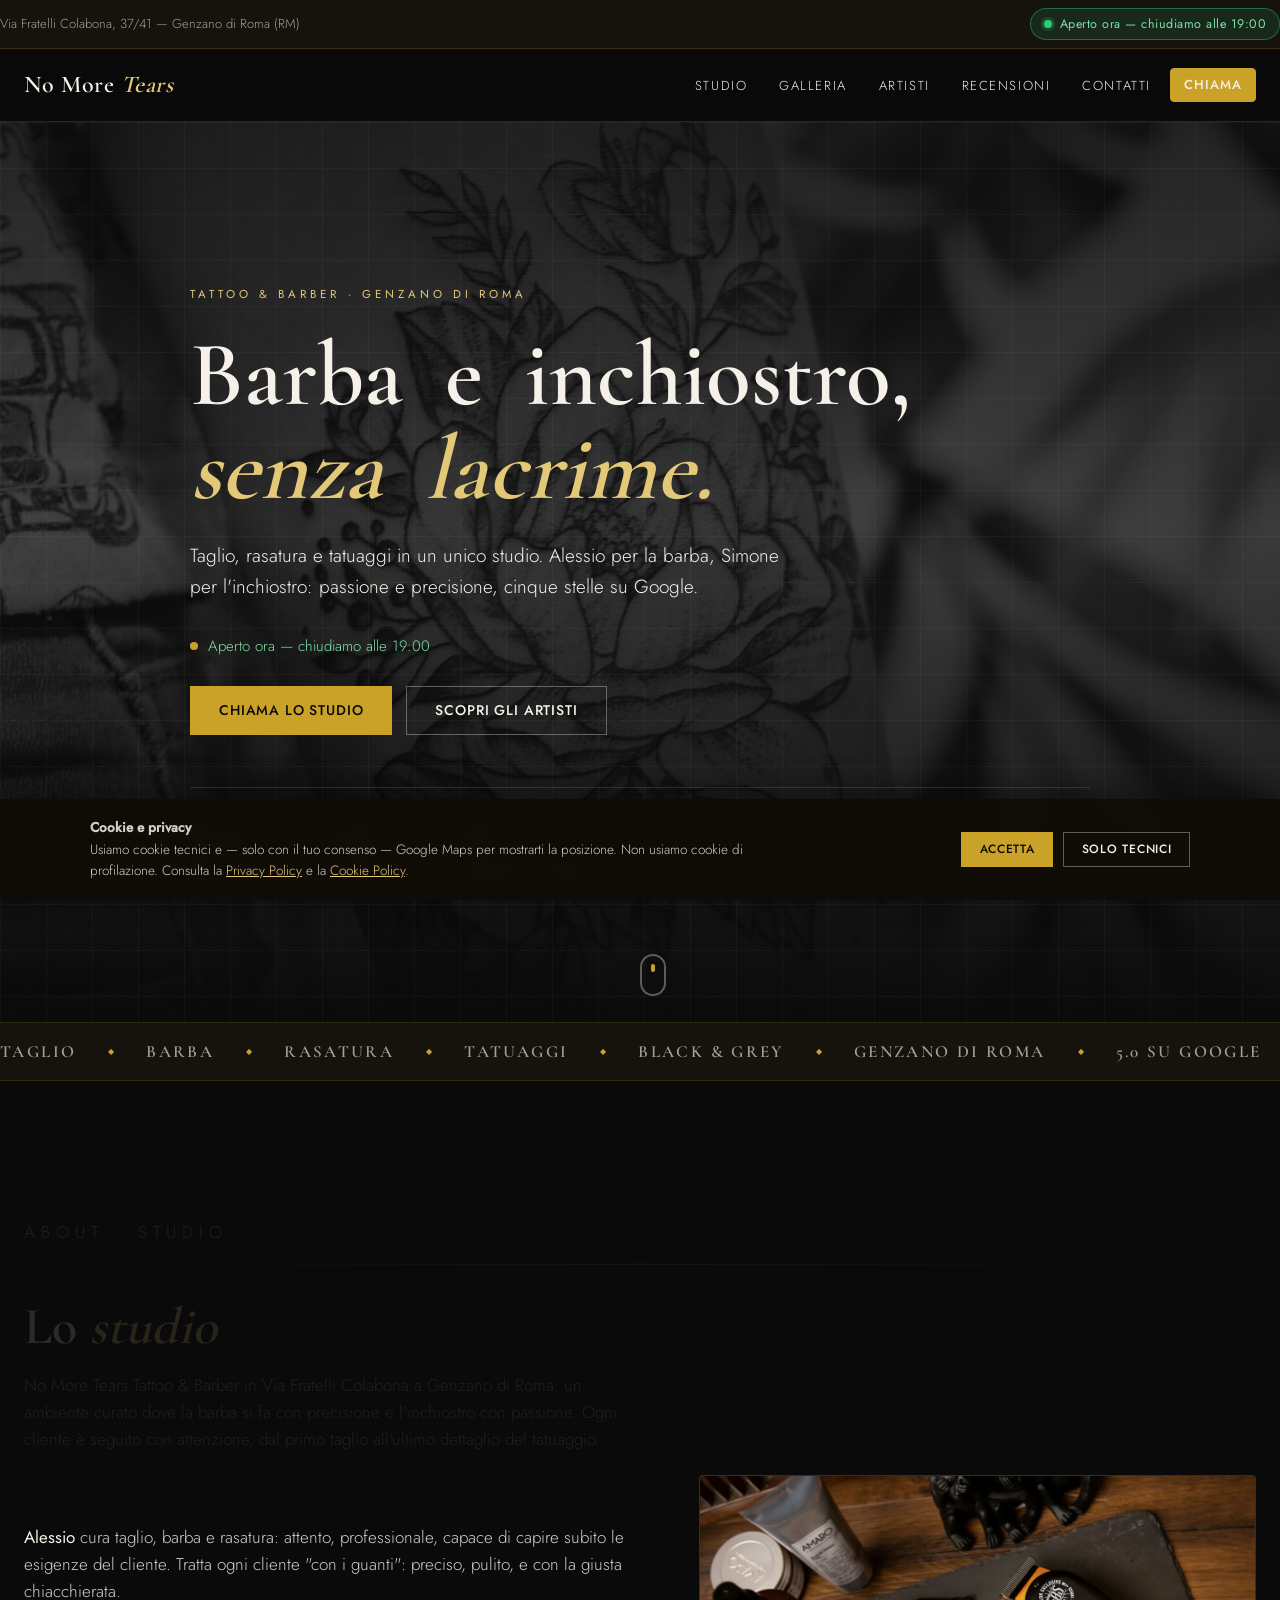
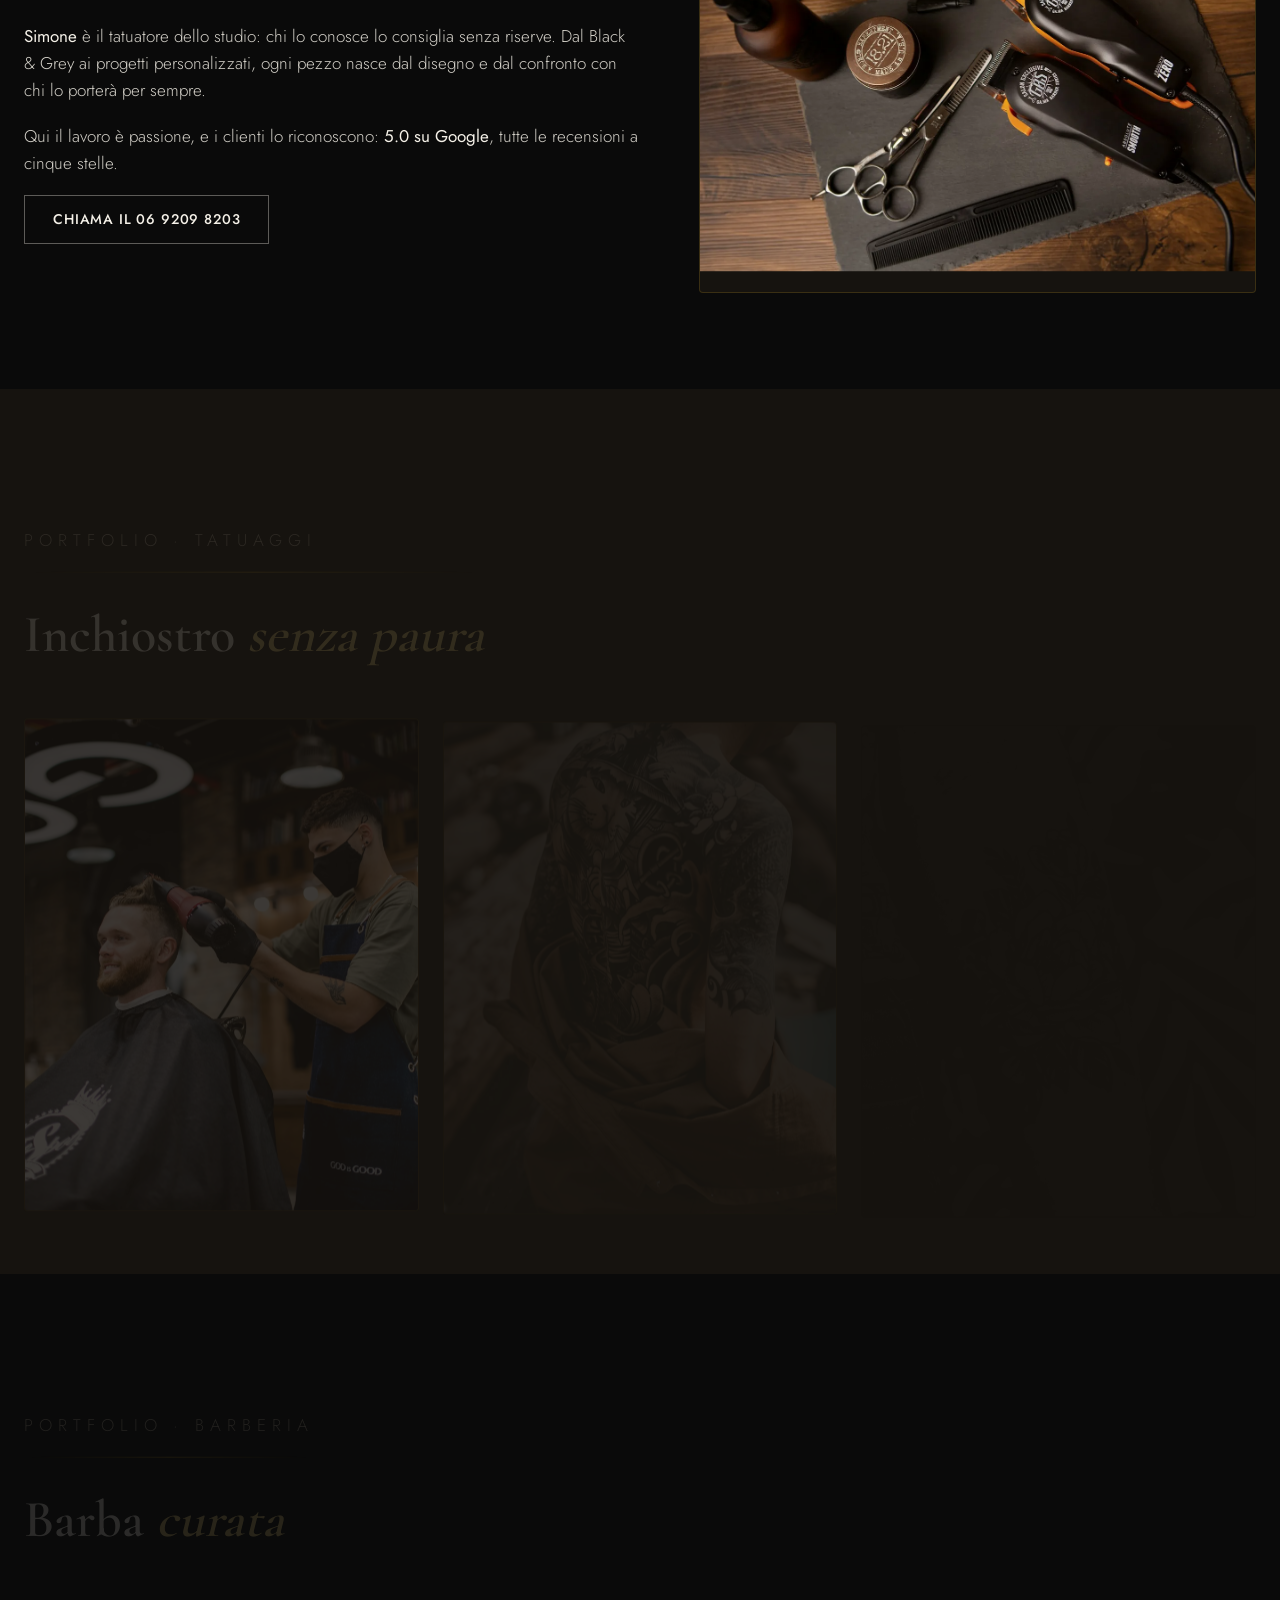
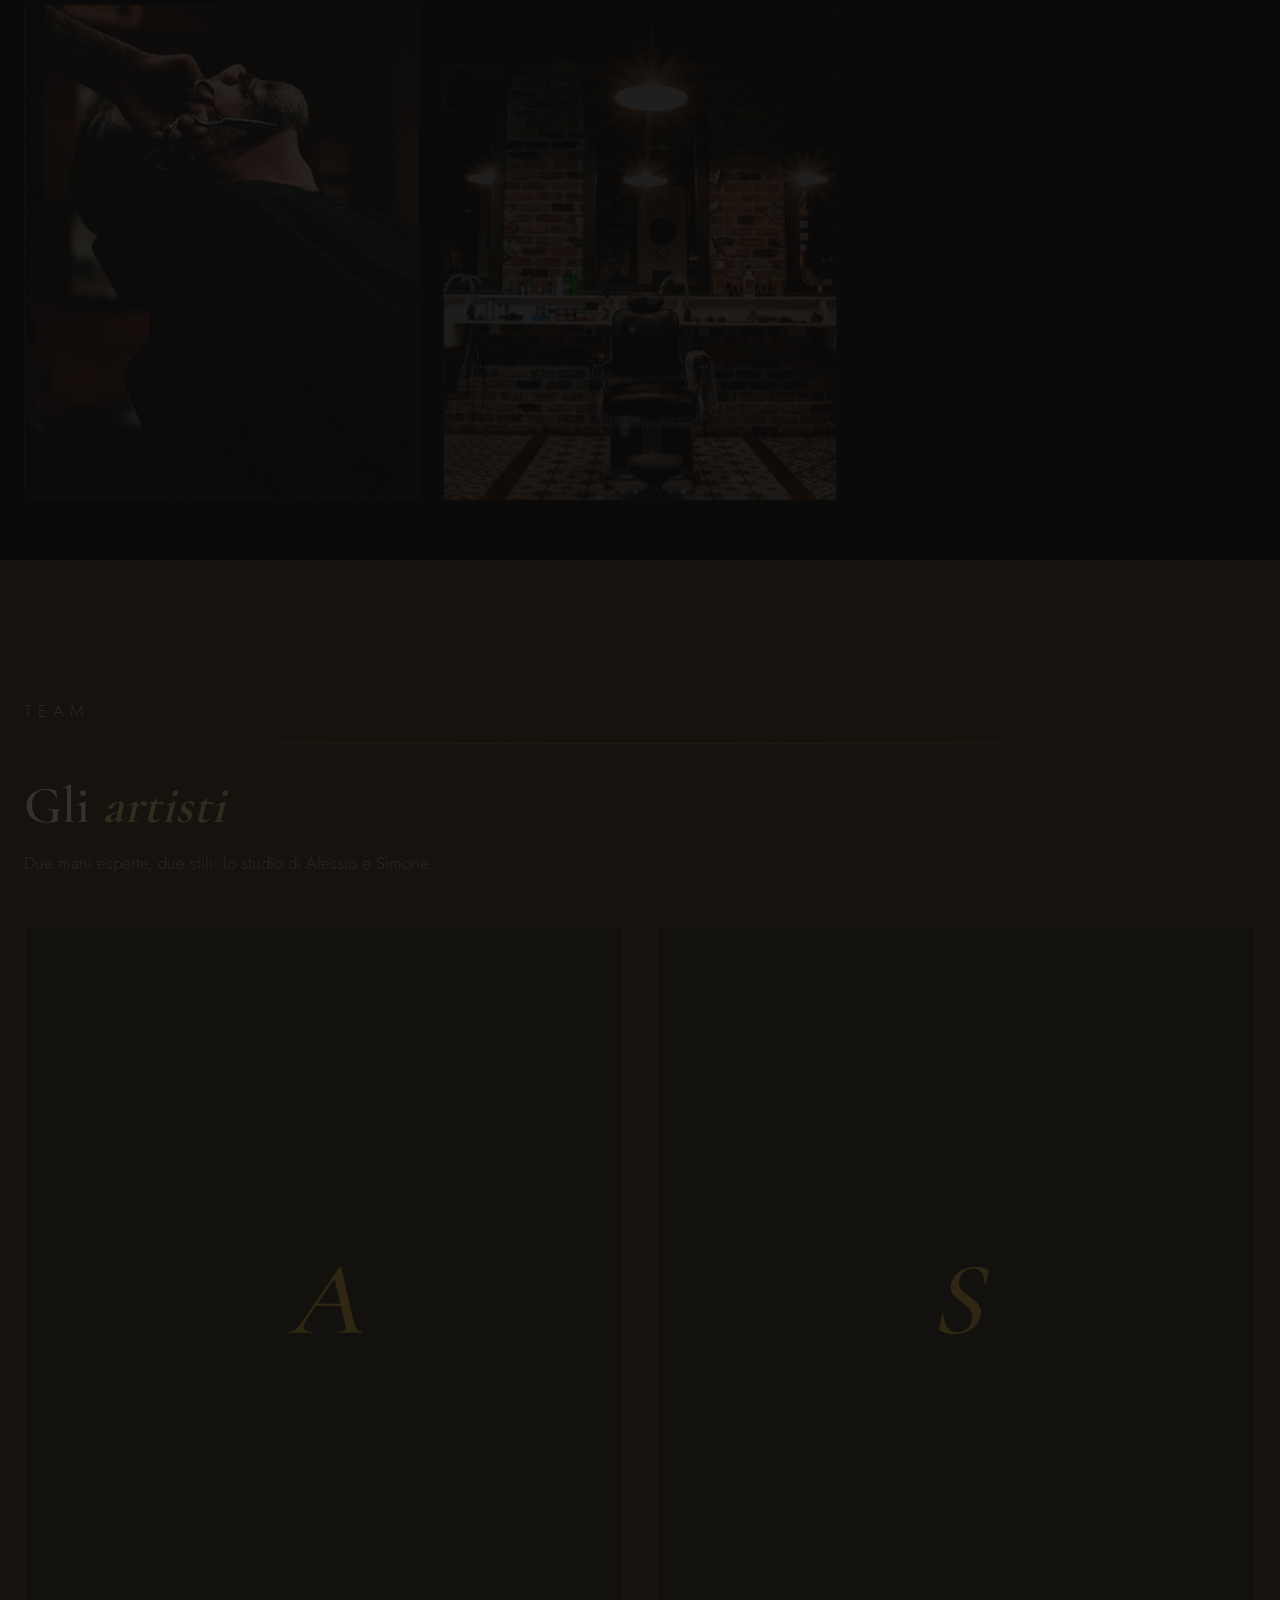
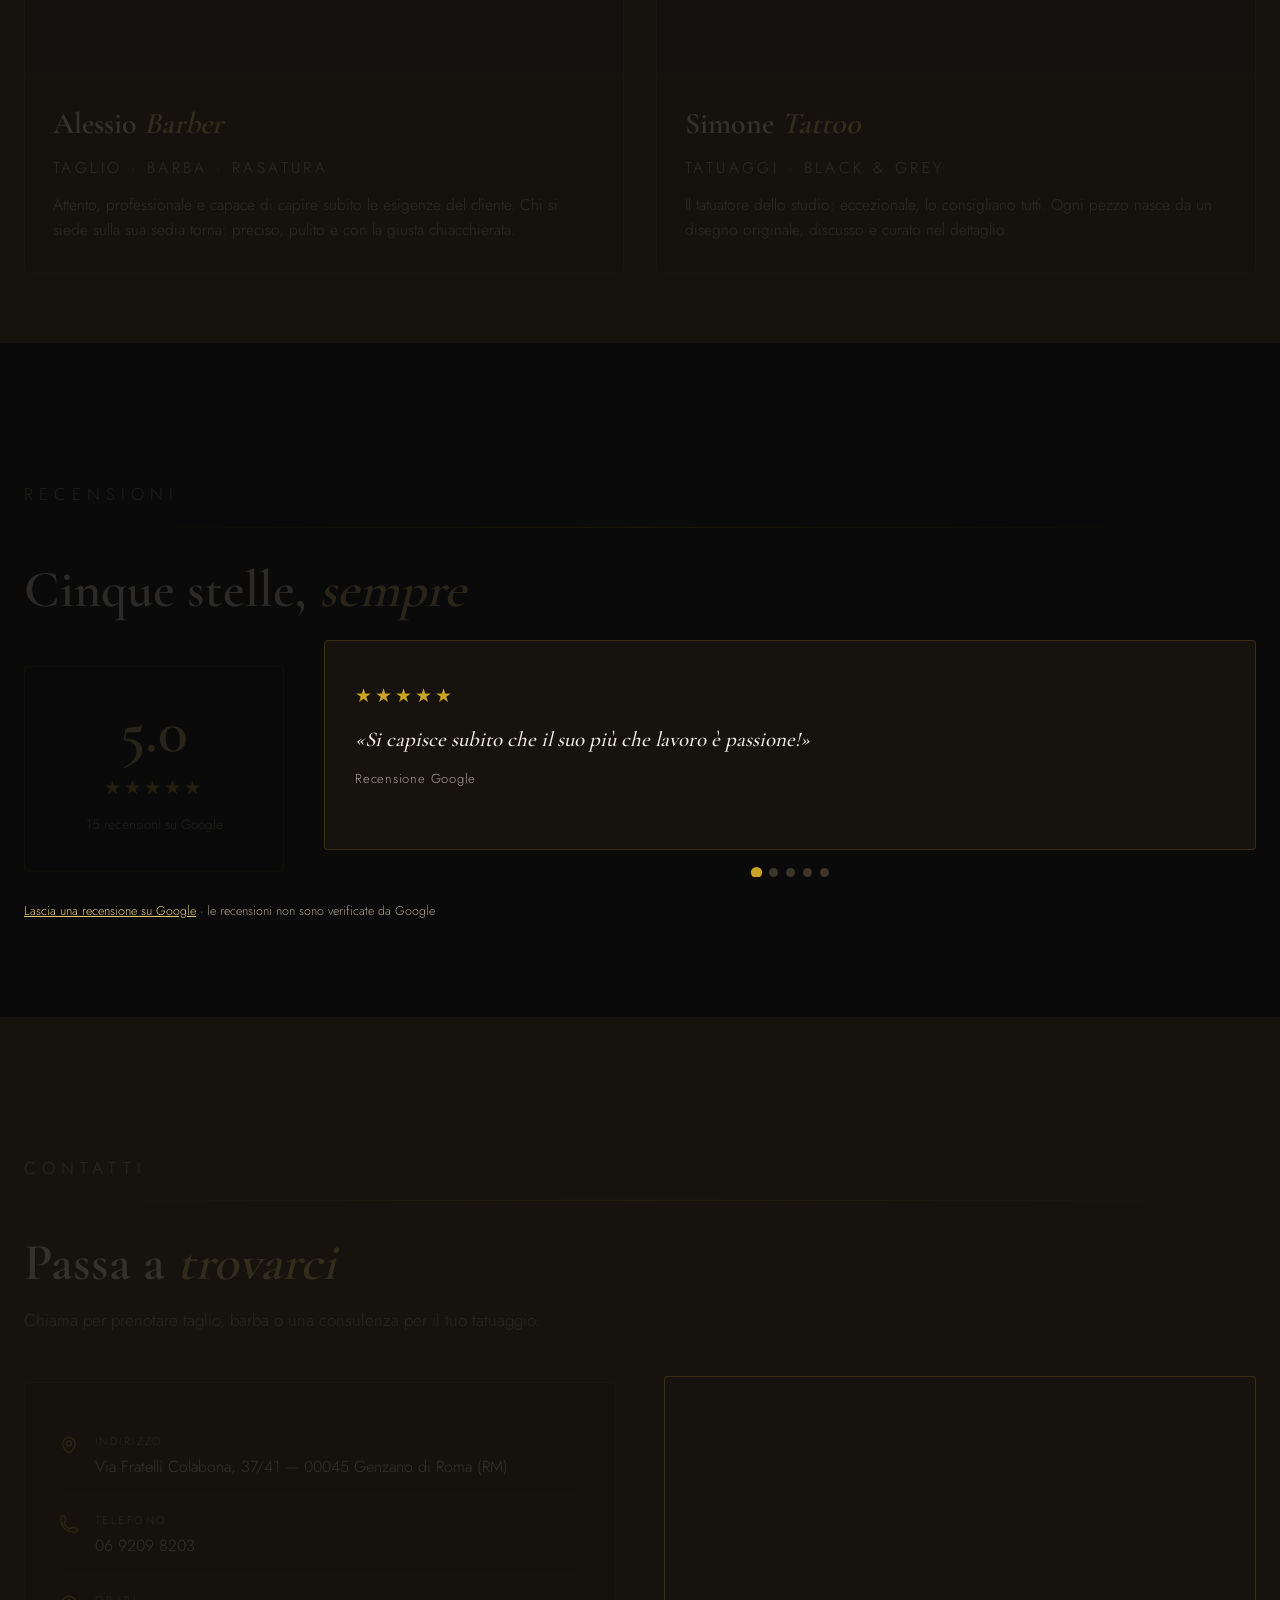
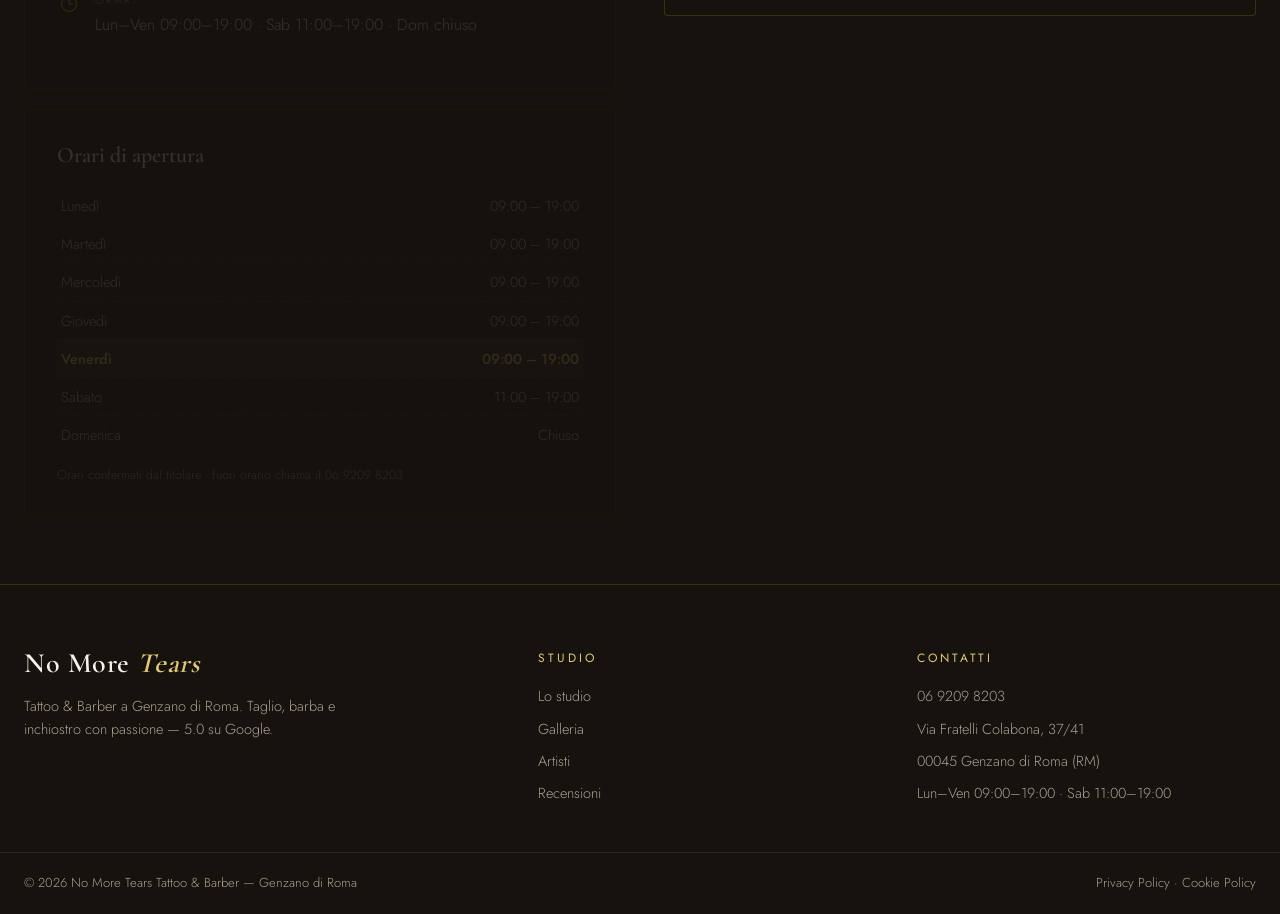
<file: index.html>
<!DOCTYPE html>
<html lang="it">
<head>
<meta charset="utf-8">
<meta name="viewport" content="width=device-width, initial-scale=1, viewport-fit=cover">
<title>No More Tears Tattoo &amp; Barber — Genzano di Roma · 5.0★</title>
<meta name="description" content="No More Tears Tattoo & Barber a Genzano di Roma (Via Fratelli Colabona 37/41): rasatura e taglio con Alessio, tatuaggi con Simone. 5.0★ su Google. Chiama il 06 9209 8203.">
<meta name="robots" content="index, follow">
<meta name="theme-color" content="#0A0A0A">
<link rel="canonical" href="https://dawiddroz.github.io/no-more-tears-genzano/">
<meta property="og:type" content="website">
<meta property="og:locale" content="it_IT">
<meta property="og:site_name" content="No More Tears Tattoo & Barber">
<meta property="og:title" content="No More Tears Tattoo &amp; Barber — Genzano di Roma · 5.0★">
<meta property="og:description" content="Rasatura e taglio con Alessio, tatuaggi con Simone. 5.0★ su Google. Chiama il 06 9209 8203.">
<meta property="og:url" content="https://dawiddroz.github.io/no-more-tears-genzano/">
<meta name="twitter:card" content="summary_large_image">
<meta name="twitter:title" content="No More Tears Tattoo &amp; Barber — Genzano di Roma">
<meta name="twitter:description" content="Barba, taglio e inchiostro a Genzano di Roma. 5.0★ su Google.">
<link rel="icon" href="data:image/svg+xml,<svg xmlns='http://www.w3.org/2000/svg' viewBox='0 0 64 64'><rect width='64' height='64' rx='6' fill='%230A0A0A'/><text x='32' y='44' font-family='Georgia' font-style='italic' font-size='30' fill='%23C9A227' text-anchor='middle'>N</text></svg>">
<link rel="stylesheet" href="fonts/fonts.css">
<link rel="stylesheet" href="css/style.css">
<noscript>
<style>
.reveal, .section-head, .review-score, .cta-banner { opacity: 1 !important; transform: none !important; }
.hero .eyebrow, .hero h1 .word span, .hero-sub, .hero-status, .hero-cta, .hero-stats, .stat, .hero-scroll { opacity: 1 !important; transform: none !important; }
</style>
</noscript>
<script type="application/ld+json">
{
  "@context": "https://schema.org",
  "@type": "LocalBusiness",
  "name": "No More Tears Tattoo & Barber",
  "description": "Barberia e studio di tatuaggi a Genzano di Roma: taglio e rasatura con Alessio, tatuaggi con Simone.",
  "url": "https://dawiddroz.github.io/no-more-tears-genzano/",
  "telephone": "+3906****8203",
  "address": {
    "@type": "PostalAddress",
    "streetAddress": "Via Fratelli Colabona, 37/41",
    "postalCode": "00045",
    "addressLocality": "Genzano di Roma",
    "addressRegion": "RM",
    "addressCountry": "IT"
  },
  "geo": {"@type": "GeoCoordinates", "latitude": 41.7082, "longitude": 12.6858},
  "openingHours": "Mo-Fr 09:00-19:00, Sa 11:00-19:00",
  "openingHoursSpecification": [
    {"@type": "OpeningHoursSpecification", "dayOfWeek": ["Monday","Tuesday","Wednesday","Thursday","Friday"], "opens": "09:00", "closes": "19:00"},
    {"@type": "OpeningHoursSpecification", "dayOfWeek": "Saturday", "opens": "11:00", "closes": "19:00"}
  ],
  "aggregateRating": {"@type": "AggregateRating", "ratingValue": "5.0", "reviewCount": "15"},
  "priceRange": "€€"
}
</script>
</head>
<body>
<a class="skip-link" href="#main">Salta al contenuto</a>
<div class="progress-bar" aria-hidden="true"></div>

<header class="topbar">
  <div class="container topbar-inner">
    <span class="topbar-item">Via Fratelli Colabona, 37/41 — Genzano di Roma (RM)</span>
    <span class="status-pill" id="statusPill" role="status" aria-live="polite"><span class="status-dot"></span><span id="statusText">Verifica orari…</span></span>
  </div>
</header>

<nav class="nav" id="nav">
  <div class="container nav-inner">
    <a href="#top" class="logo">No More <em>Tears</em></a>
    <button class="nav-toggle" id="navToggle" aria-label="Apri menu" aria-expanded="false">
      <span></span><span></span><span></span>
    </button>
    <ul class="nav-links" id="navLinks">
      <li><a href="#studio">Studio</a></li>
      <li><a href="#galleria">Galleria</a></li>
      <li><a href="#artisti">Artisti</a></li>
      <li><a href="#recensioni">Recensioni</a></li>
      <li><a href="#contatti">Contatti</a></li>
      <li><a href="tel:+390692098203" class="btn btn-gold btn-sm">Chiama</a></li>
    </ul>
  </div>
</nav>

<main id="main">
<section class="hero" id="top">
  <div class="hero-bg" style="background-image:url('images/hero.webp')"></div>
  <div class="hero-overlay"></div>
  <div class="hero-grid-overlay" aria-hidden="true"></div>
  <div class="container hero-inner">
    <span class="eyebrow">Tattoo &amp; Barber · Genzano di Roma</span>
    <h1 class="wordmark"><span class="word"><span>Barba</span></span> <span class="word"><span>e</span></span> <span class="word"><span>inchiostro,</span></span> <span class="word"><span><em>senza</em></span></span> <span class="word"><span><em>lacrime.</em></span></span></h1>
    <p class="hero-sub">Taglio, rasatura e tatuaggi in un unico studio. Alessio per la barba, Simone per l'inchiostro: passione e precisione, cinque stelle su Google.</p>
    <p class="hero-status" id="heroStatus"><span class="status-dot"></span><span id="heroStatusText">Verifica orari…</span></p>
    <div class="hero-cta">
      <a href="tel:+390692098203" class="btn btn-gold">Chiama lo studio</a>
      <a href="#artisti" class="btn btn-outline">Scopri gli artisti</a>
    </div>
    <div class="hero-stats">
      <div class="stat"><span class="stat-num">5.0</span><span class="stat-label">★ su Google</span></div>
      <div class="stat"><span class="stat-num">15</span><span class="stat-label">Recensioni</span></div>
      <div class="stat"><span class="stat-num">2</span><span class="stat-label">Artisti in studio</span></div>
    </div>
  </div>
  <a class="hero-scroll" href="#studio" aria-label="Scorri per scoprire di più"><span class="hero-scroll-wheel"></span></a>
</section>

<div class="ticker" aria-hidden="true">
  <div class="ticker-track">
    <div class="ticker-group">
      <span>Taglio</span><i>◆</i><span>Barba</span><i>◆</i><span>Rasatura</span><i>◆</i><span>Tatuaggi</span><i>◆</i><span>Black &amp; Grey</span><i>◆</i><span>Genzano di Roma</span><i>◆</i><span>5.0 su Google</span><i>◆</i><span>Alessio</span><i>◆</i><span>Simone</span><i>◆</i>
    </div>
    <div class="ticker-group">
      <span>Taglio</span><i>◆</i><span>Barba</span><i>◆</i><span>Rasatura</span><i>◆</i><span>Tatuaggi</span><i>◆</i><span>Black &amp; Grey</span><i>◆</i><span>Genzano di Roma</span><i>◆</i><span>5.0 su Google</span><i>◆</i><span>Alessio</span><i>◆</i><span>Simone</span><i>◆</i>
    </div>
  </div>
</div>

<section class="section" id="studio">
  <div class="container">
    <div class="section-head">
      <p class="eyebrow">About · Studio</p>
      <div class="hairline"></div>
      <h2>Lo <em>studio</em></h2>
      <p>No More Tears Tattoo &amp; Barber in Via Fratelli Colabona a Genzano di Roma: un ambiente curato dove la barba si fa con precisione e l'inchiostro con passione. Ogni cliente è seguito con attenzione, dal primo taglio all'ultimo dettaglio del tatuaggio.</p>
    </div>
    <div class="split">
      <div class="split-text">
        <p><strong>Alessio</strong> cura taglio, barba e rasatura: attento, professionale, capace di capire subito le esigenze del cliente. Tratta ogni cliente "con i guanti": preciso, pulito, e con la giusta chiacchierata.</p>
        <p><strong>Simone</strong> è il tatuatore dello studio: chi lo conosce lo consiglia senza riserve. Dal Black &amp; Grey ai progetti personalizzati, ogni pezzo nasce dal disegno e dal confronto con chi lo porterà per sempre.</p>
        <p>Qui il lavoro è passione, e i clienti lo riconoscono: <strong>5.0 su Google</strong>, tutte le recensioni a cinque stelle.</p>
        <a href="tel:+390692098203" class="btn btn-outline">Chiama il 06 9209 8203</a>
      </div>
      <div class="split-media">
        <figure><img src="images/interior.webp" alt="Interno dello studio No More Tears a Genzano" width="1400" height="933" loading="lazy" onerror="this.classList.add('img-placeholder')"></figure>
      </div>
    </div>
  </div>
</section>

<section class="section section-alt" id="galleria">
  <div class="container">
    <div class="section-head head-row">
      <div>
        <p class="eyebrow">Portfolio · Tatuaggi</p>
        <div class="hairline"></div>
        <h2>Inchiostro <em>senza paura</em></h2>
      </div>
    </div>
    <div class="swipe-hint"><svg xmlns="http://www.w3.org/2000/svg" width="16" height="16" viewBox="0 0 24 24" fill="none" stroke="currentColor" stroke-width="2" aria-hidden="true"><path stroke-linecap="round" stroke-linejoin="round" d="M7 16V4m0 0L3 8m4-4l4 4m6 0v12m0 0l4-4m-4 4l-4-4"/></svg><span>Scorri per vedere tutti</span></div>
    <div class="gallery-scroll" role="region" aria-label="Galleria tatuaggi">
      <figure><img src="images/ink.webp" alt="Tatuaggio realizzato da Simone in studio" width="1400" height="2100" loading="lazy" onerror="this.classList.add('img-placeholder')"></figure>
      <figure><img src="images/needle.webp" alt="Seduta di tatuaggio in corso" width="1400" height="2100" loading="lazy" onerror="this.classList.add('img-placeholder')"></figure>
      <figure><img src="images/hero.webp" alt="Atmosfera dello studio di tatuaggi" width="1400" height="2100" loading="lazy" onerror="this.classList.add('img-placeholder')"></figure>
    </div>
  </div>
</section>

<section class="section" id="barberia">
  <div class="container">
    <div class="section-head head-row">
      <div>
        <p class="eyebrow">Portfolio · Barberia</p>
        <div class="hairline"></div>
        <h2>Barba <em>curata</em></h2>
      </div>
    </div>
    <div class="swipe-hint"><svg xmlns="http://www.w3.org/2000/svg" width="16" height="16" viewBox="0 0 24 24" fill="none" stroke="currentColor" stroke-width="2" aria-hidden="true"><path stroke-linecap="round" stroke-linejoin="round" d="M7 16V4m0 0L3 8m4-4l4 4m6 0v12m0 0l4-4m-4 4l-4-4"/></svg><span>Scorri per vedere tutti</span></div>
    <div class="gallery-scroll" role="region" aria-label="Galleria barberia">
      <figure><img src="images/barber.webp" alt="Taglio e barba da No More Tears" width="1400" height="933" loading="lazy" onerror="this.classList.add('img-placeholder')"></figure>
      <figure><img src="images/tools.webp" alt="Strumenti del barber" width="1400" height="930" loading="lazy" onerror="this.classList.add('img-placeholder')"></figure>
      <figure><img src="images/interior.webp" alt="Postazione barberia" width="1400" height="933" loading="lazy" onerror="this.classList.add('img-placeholder')"></figure>
    </div>
  </div>
</section>

<section class="section section-alt" id="artisti">
  <div class="container">
    <div class="section-head">
      <p class="eyebrow">Team</p>
      <div class="hairline"></div>
      <h2>Gli <em>artisti</em></h2>
      <p>Due mani esperte, due stili: lo studio di Alessio e Simone.</p>
    </div>
    <div class="artists-grid">
      <article class="artist-card">
        <div class="artist-photo"><span class="artist-initial" aria-hidden="true">A</span><span class="sr-only" style="position:absolute;left:-9999px">Alessio, barber e parrucchiere</span></div>
        <div class="artist-body">
          <h3>Alessio <em>Barber</em></h3>
          <p class="artist-role">Taglio · Barba · Rasatura</p>
          <p>Attento, professionale e capace di capire subito le esigenze del cliente. Chi si siede sulla sua sedia torna: preciso, pulito e con la giusta chiacchierata.</p>
        </div>
      </article>
      <article class="artist-card">
        <div class="artist-photo"><span class="artist-initial" aria-hidden="true">S</span><span class="sr-only" style="position:absolute;left:-9999px">Simone, tatuatore</span></div>
        <div class="artist-body">
          <h3>Simone <em>Tattoo</em></h3>
          <p class="artist-role">Tatuaggi · Black &amp; Grey</p>
          <p>Il tatuatore dello studio: eccezionale, lo consigliano tutti. Ogni pezzo nasce da un disegno originale, discusso e curato nel dettaglio.</p>
        </div>
      </article>
    </div>
  </div>
</section>

<section class="section" id="recensioni">
  <div class="container">
    <div class="section-head">
      <p class="eyebrow">Recensioni</p>
      <div class="hairline"></div>
      <h2>Cinque stelle, <em>sempre</em></h2>
    </div>
    <div class="review-summary">
      <div class="review-score"><span class="review-big">5.0</span><span class="review-stars">★★★★★</span><span class="review-count">15 recensioni su Google</span></div>
      <div class="review-carousel" id="reviewCarousel" aria-roledescription="carosello" aria-label="Recensioni dei clienti">
        <div class="review-track" id="reviewTrack">
          <figure class="review-card">
            <div class="review-stars">★★★★★</div>
            <blockquote>«Si capisce subito che il suo più che lavoro è passione!»</blockquote>
            <figcaption>Recensione Google</figcaption>
          </figure>
          <figure class="review-card">
            <div class="review-stars">★★★★★</div>
            <blockquote>«Eccezionale Simone, lo consiglio.»</blockquote>
            <figcaption>Recensione Google</figcaption>
          </figure>
          <figure class="review-card">
            <div class="review-stars">★★★★★</div>
            <blockquote>«5 stelle perché di più non posso!»</blockquote>
            <figcaption>Recensione Google</figcaption>
          </figure>
          <figure class="review-card">
            <div class="review-stars">★★★★★</div>
            <blockquote>«Mi sono trovato molto bene da Alessio. È un parrucchiere attento, professionale e capace di capire subito le esigenze del cliente.»</blockquote>
            <figcaption>Recensione Google</figcaption>
          </figure>
          <figure class="review-card">
            <div class="review-stars">★★★★★</div>
            <blockquote>«Servizio top! Alessio troppo forte, mi ha trattato "con i guanti": preciso, pulito e chiacchierata fluida.»</blockquote>
            <figcaption>Recensione Google</figcaption>
          </figure>
        </div>
        <div class="review-dots" id="reviewDots" role="tablist" aria-label="Seleziona recensione"></div>
      </div>
    </div>
    <p class="hours-note" style="margin-top:24px"><a href="https://www.google.com/maps/search/No+More+Tears+Genzano/" target="_blank" rel="noopener">Lascia una recensione su Google</a> · le recensioni non sono verificate da Google</p>
  </div>
</section>

<section class="section section-alt" id="contatti">
  <div class="container">
    <div class="section-head">
      <p class="eyebrow">Contatti</p>
      <div class="hairline"></div>
      <h2>Passa a <em>trovarci</em></h2>
      <p>Chiama per prenotare taglio, barba o una consulenza per il tuo tatuaggio.</p>
    </div>
    <div class="contact-grid">
      <div>
        <div class="contact-card">
          <div class="contact-item">
            <svg xmlns="http://www.w3.org/2000/svg" width="20" height="20" viewBox="0 0 24 24" fill="none" stroke="currentColor" stroke-width="1.5" aria-hidden="true"><path stroke-linecap="round" stroke-linejoin="round" d="M15 10.5a3 3 0 11-6 0 3 3 0 016 0z"/><path stroke-linecap="round" stroke-linejoin="round" d="M19.5 10.5c0 7.142-7.5 11.25-7.5 11.25S4.5 17.642 4.5 10.5a7.5 7.5 0 1115 0z"/></svg>
            <div>
              <p class="label">Indirizzo</p>
              <p class="value">Via Fratelli Colabona, 37/41 — 00045 Genzano di Roma (RM)</p>
            </div>
          </div>
          <div class="contact-item">
            <svg xmlns="http://www.w3.org/2000/svg" width="20" height="20" viewBox="0 0 24 24" fill="none" stroke="currentColor" stroke-width="1.5" aria-hidden="true"><path stroke-linecap="round" stroke-linejoin="round" d="M2.25 6.75c0 8.284 6.716 15 15 15h2.25a2.25 2.25 0 002.25-2.25v-1.372c0-.516-.351-.966-.852-1.091l-4.423-1.106c-.44-.11-.902.055-1.173.417l-.97 1.293c-.282.376-.769.542-1.21.38a12.035 12.035 0 01-7.143-7.143c-.162-.441.004-.928.38-1.21l1.293-.97c.363-.271.527-.734.417-1.173L6.963 3.102a1.125 1.125 0 00-1.091-.852H4.5A2.25 2.25 0 002.25 4.5v2.25z"/></svg>
            <div>
              <p class="label">Telefono</p>
              <a href="tel:+390692098203" class="value">06 9209 8203</a>
            </div>
          </div>
          <div class="contact-item">
            <svg xmlns="http://www.w3.org/2000/svg" width="20" height="20" viewBox="0 0 24 24" fill="none" stroke="currentColor" stroke-width="1.5" aria-hidden="true"><path stroke-linecap="round" stroke-linejoin="round" d="M12 6v6h4.5m4.5 0a9 9 0 11-18 0 9 9 0 0118 0z"/></svg>
            <div>
              <p class="label">Orari</p>
              <p class="value">Lun–Ven 09:00–19:00 · Sab 11:00–19:00 · Dom chiuso</p>
            </div>
          </div>
        </div>
        <div class="hours-card">
          <h4>Orari di apertura</h4>
          <table class="hours-table">
            <tbody>
              <tr data-day="1"><td>Lunedì</td><td>09:00 – 19:00</td></tr>
              <tr data-day="2"><td>Martedì</td><td>09:00 – 19:00</td></tr>
              <tr data-day="3"><td>Mercoledì</td><td>09:00 – 19:00</td></tr>
              <tr data-day="4"><td>Giovedì</td><td>09:00 – 19:00</td></tr>
              <tr data-day="5"><td>Venerdì</td><td>09:00 – 19:00</td></tr>
              <tr data-day="6"><td>Sabato</td><td>11:00 – 19:00</td></tr>
              <tr data-day="7"><td>Domenica</td><td>Chiuso</td></tr>
            </tbody>
          </table>
          <p class="hours-note">Orari confermati dal titolare · fuori orario chiama il 06 9209 8203</p>
        </div>
      </div>
      <div class="map-wrap" id="mapWrap">
        <noscript><iframe title="Mappa No More Tears" src="https://www.google.com/maps?q=Via+Fratelli+Colabona+37+Genzano+di+Roma&output=embed" width="600" height="280" style="border:0" loading="lazy"></iframe></noscript>
      </div>
    </div>
  </div>
</section>
</main>

<footer class="footer">
  <div class="container footer-grid">
    <div class="footer-brand">
      <a href="#top" class="logo">No More <em>Tears</em></a>
      <p>Tattoo &amp; Barber a Genzano di Roma. Taglio, barba e inchiostro con passione — 5.0 su Google.</p>
    </div>
    <div class="footer-col">
      <h4>Studio</h4>
      <ul>
        <li><a href="#studio">Lo studio</a></li>
        <li><a href="#galleria">Galleria</a></li>
        <li><a href="#artisti">Artisti</a></li>
        <li><a href="#recensioni">Recensioni</a></li>
      </ul>
    </div>
    <div class="footer-col">
      <h4>Contatti</h4>
      <ul>
        <li><a href="tel:+390692098203">06 9209 8203</a></li>
        <li>Via Fratelli Colabona, 37/41</li>
        <li>00045 Genzano di Roma (RM)</li>
        <li>Lun–Ven 09:00–19:00 · Sab 11:00–19:00</li>
      </ul>
    </div>
  </div>
  <div class="footer-bottom">
    <div class="container">
      <span>© 2026 No More Tears Tattoo &amp; Barber — Genzano di Roma</span>
      <span class="footer-legal"><a href="privacy.html">Privacy Policy</a> · <a href="cookie.html">Cookie Policy</a></span>
    </div>
  </div>
</footer>

<div class="cookie-banner" id="cookieBanner" role="dialog" aria-labelledby="cookieTitle" aria-describedby="cookieDesc">
  <div class="cookie-banner-inner">
    <p id="cookieDesc"><strong>Cookie e privacy</strong><br>Usiamo cookie tecnici e — solo con il tuo consenso — Google Maps per mostrarti la posizione. Non usiamo cookie di profilazione. Consulta la <a href="privacy.html">Privacy Policy</a> e la <a href="cookie.html">Cookie Policy</a>.</p>
    <div class="cookie-btns">
      <button class="btn btn-gold btn-sm" id="cookieAccept">Accetta</button>
      <button class="btn btn-outline btn-sm" id="cookieDecline">Solo tecnici</button>
    </div>
  </div>
</div>

<div class="mobile-cta">
  <a href="tel:+390692098203" class="mobile-cta-btn">Chiama</a>
  <a href="#contatti" class="mobile-cta-btn mobile-cta-btn-alt">Orari</a>
</div>

<script>
/* Hero word delays — sincrono, prima del primo paint (anti-flash) */
(function () {
  var words = document.querySelectorAll('.hero h1 .word span');
  words.forEach(function (el, i) { el.style.animationDelay = (0.3 + i * 0.09) + 's'; });
  var stats = document.querySelectorAll('.hero-stats .stat');
  stats.forEach(function (el, i) { el.style.animationDelay = (1.25 + i * 0.13) + 's'; });
})();
</script>
<script src="js/vendor/gsap.min.js" defer></script>
<script src="js/vendor/ScrollTrigger.min.js" defer></script>
<script src="js/vendor/lenis.min.js" defer></script>
<script src="js/main.js" defer></script>
<script src="js/animations.js" defer></script>
</body>
</html>
</file>
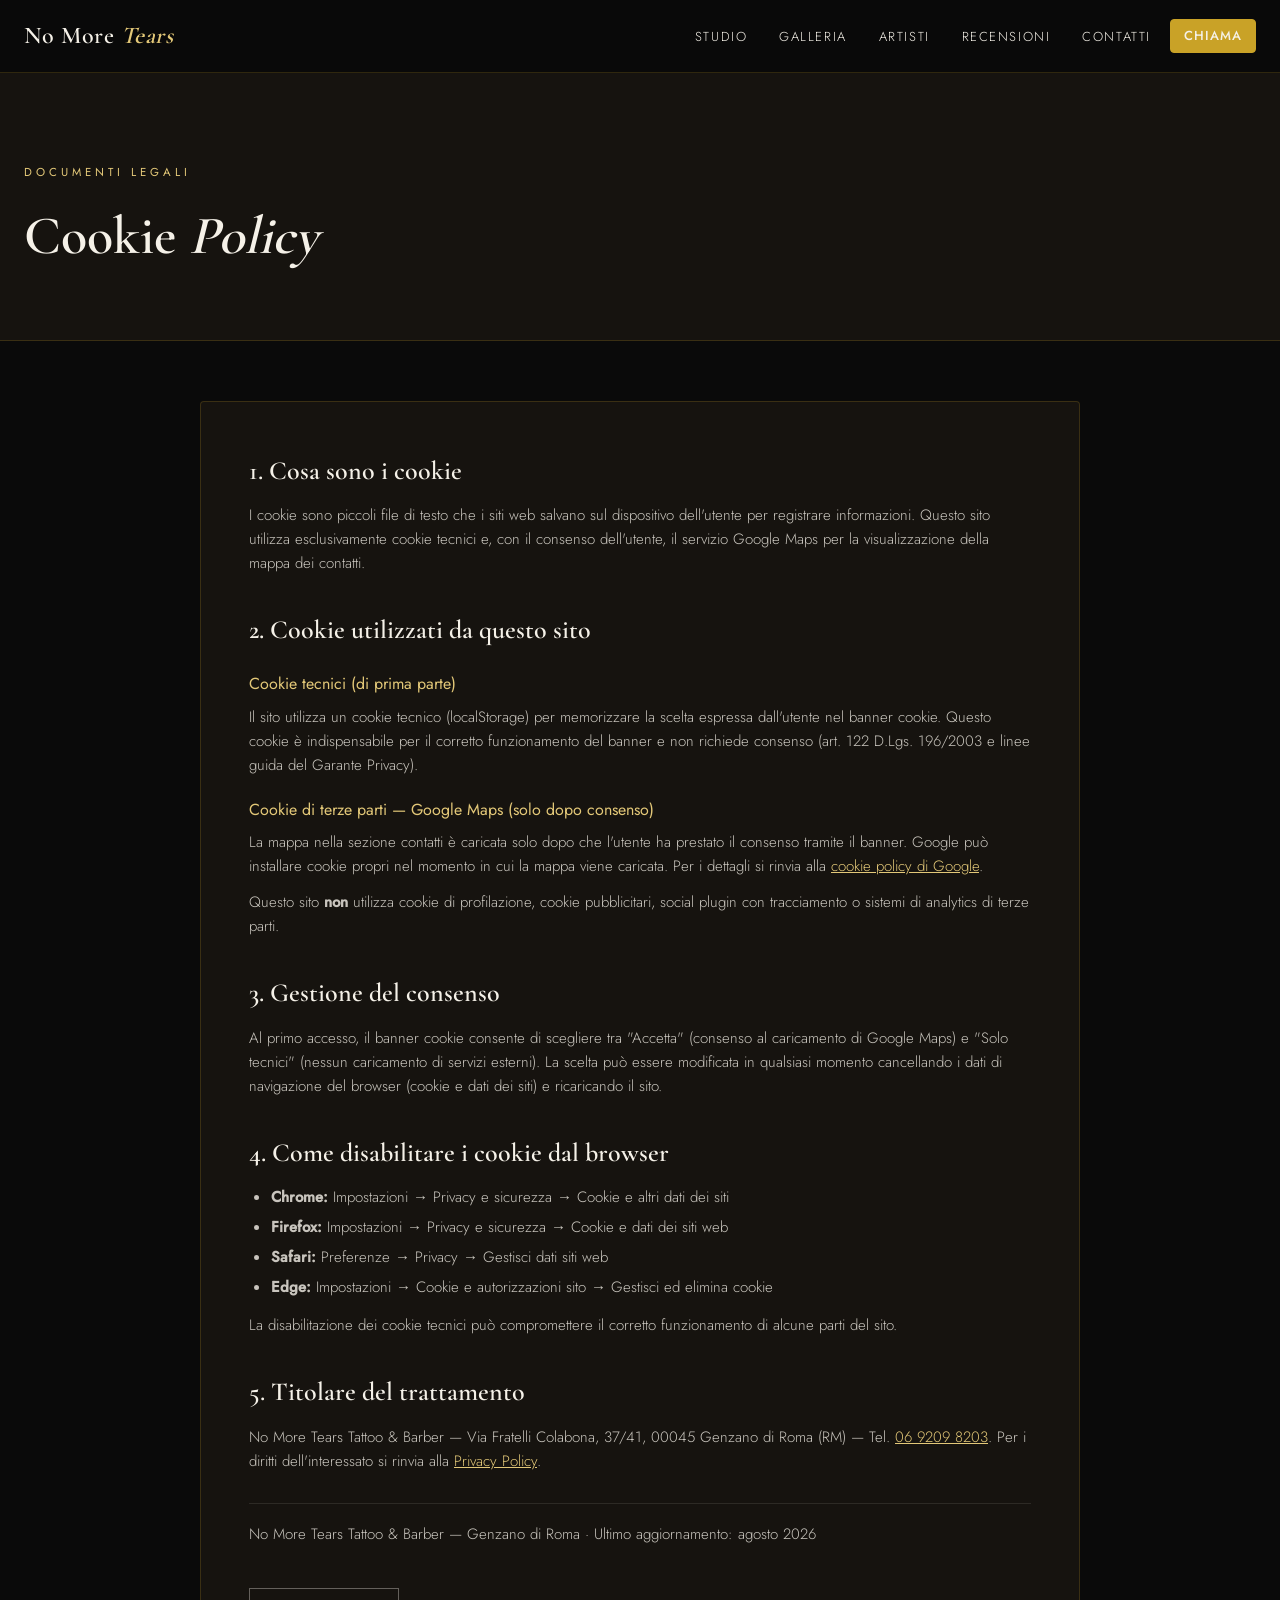
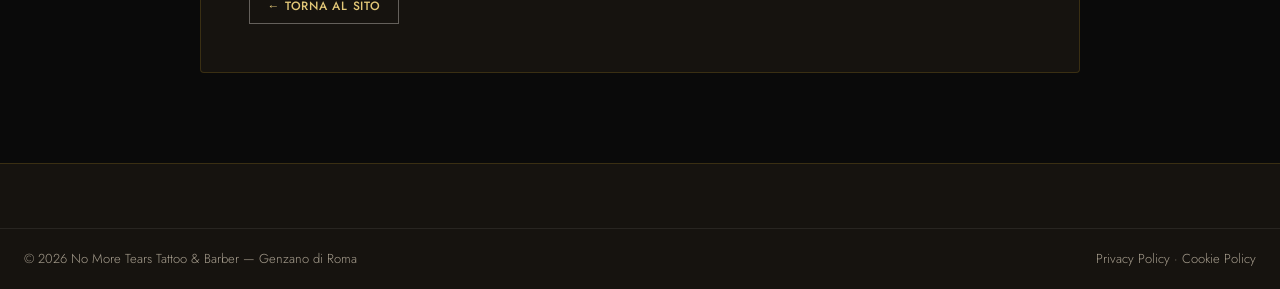
<file: cookie.html>
<!DOCTYPE html>
<html lang="it">
<head>
<meta charset="utf-8">
<meta name="viewport" content="width=device-width, initial-scale=1, viewport-fit=cover">
<title>Cookie Policy — No More Tears Tattoo &amp; Barber</title>
<meta name="description" content="Cookie policy del sito di No More Tears Tattoo & Barber, Genzano di Roma.">
<meta name="robots" content="index, follow">
<link rel="canonical" href="https://dawiddroz.github.io/no-more-tears-genzano/cookie.html">
<meta name="theme-color" content="#0A0A0A">
<link rel="icon" href="data:image/svg+xml,<svg xmlns='http://www.w3.org/2000/svg' viewBox='0 0 64 64'><rect width='64' height='64' rx='6' fill='%230A0A0A'/><text x='32' y='44' font-family='Georgia' font-style='italic' font-size='30' fill='%23C9A227' text-anchor='middle'>N</text></svg>">
<link rel="stylesheet" href="fonts/fonts.css">
<link rel="stylesheet" href="css/style.css">
</head>
<body>
<a class="skip-link" href="#main">Salta al contenuto</a>
<div class="progress-bar" aria-hidden="true"></div>

<nav class="nav" id="nav">
  <div class="container nav-inner">
    <a href="index.html" class="logo">No More <em>Tears</em></a>
    <ul class="nav-links">
      <li><a href="index.html#studio">Studio</a></li>
      <li><a href="index.html#galleria">Galleria</a></li>
      <li><a href="index.html#artisti">Artisti</a></li>
      <li><a href="index.html#recensioni">Recensioni</a></li>
      <li><a href="index.html#contatti">Contatti</a></li>
      <li><a href="tel:+390692098203" class="btn btn-gold btn-sm">Chiama</a></li>
    </ul>
  </div>
</nav>

<main id="main">
<section class="legal-hero">
  <div class="container">
    <p class="eyebrow">Documenti legali</p>
    <h1 class="wordmark">Cookie <em>Policy</em></h1>
  </div>
</section>

<section class="legal-body">
  <div class="legal-card">
    <h2>1. Cosa sono i cookie</h2>
    <p>I cookie sono piccoli file di testo che i siti web salvano sul dispositivo dell'utente per registrare informazioni. Questo sito utilizza esclusivamente cookie tecnici e, con il consenso dell'utente, il servizio Google Maps per la visualizzazione della mappa dei contatti.</p>

    <h2>2. Cookie utilizzati da questo sito</h2>
    <h3>Cookie tecnici (di prima parte)</h3>
    <p>Il sito utilizza un cookie tecnico (localStorage) per memorizzare la scelta espressa dall'utente nel banner cookie. Questo cookie è indispensabile per il corretto funzionamento del banner e non richiede consenso (art. 122 D.Lgs. 196/2003 e linee guida del Garante Privacy).</p>
    <h3>Cookie di terze parti — Google Maps (solo dopo consenso)</h3>
    <p>La mappa nella sezione contatti è caricata solo dopo che l'utente ha prestato il consenso tramite il banner. Google può installare cookie propri nel momento in cui la mappa viene caricata. Per i dettagli si rinvia alla <a href="https://policies.google.com/technologies/cookies" target="_blank" rel="noopener">cookie policy di Google</a>.</p>
    <p>Questo sito <strong>non</strong> utilizza cookie di profilazione, cookie pubblicitari, social plugin con tracciamento o sistemi di analytics di terze parti.</p>

    <h2>3. Gestione del consenso</h2>
    <p>Al primo accesso, il banner cookie consente di scegliere tra "Accetta" (consenso al caricamento di Google Maps) e "Solo tecnici" (nessun caricamento di servizi esterni). La scelta può essere modificata in qualsiasi momento cancellando i dati di navigazione del browser (cookie e dati dei siti) e ricaricando il sito.</p>

    <h2>4. Come disabilitare i cookie dal browser</h2>
    <ul>
      <li><strong>Chrome:</strong> Impostazioni → Privacy e sicurezza → Cookie e altri dati dei siti</li>
      <li><strong>Firefox:</strong> Impostazioni → Privacy e sicurezza → Cookie e dati dei siti web</li>
      <li><strong>Safari:</strong> Preferenze → Privacy → Gestisci dati siti web</li>
      <li><strong>Edge:</strong> Impostazioni → Cookie e autorizzazioni sito → Gestisci ed elimina cookie</li>
    </ul>
    <p>La disabilitazione dei cookie tecnici può compromettere il corretto funzionamento di alcune parti del sito.</p>

    <h2>5. Titolare del trattamento</h2>
    <p>No More Tears Tattoo &amp; Barber — Via Fratelli Colabona, 37/41, 00045 Genzano di Roma (RM) — Tel. <a href="tel:+390692098203">06 9209 8203</a>. Per i diritti dell'interessato si rinvia alla <a href="privacy.html">Privacy Policy</a>.</p>

    <p class="legal-meta">No More Tears Tattoo &amp; Barber — Genzano di Roma · Ultimo aggiornamento: agosto 2026</p>
    <a href="index.html" class="btn btn-outline btn-sm legal-back">← Torna al sito</a>
  </div>
</section>
</main>

<footer class="footer">
  <div class="footer-bottom">
    <div class="container">
      <span>© 2026 No More Tears Tattoo &amp; Barber — Genzano di Roma</span>
      <span class="footer-legal"><a href="privacy.html">Privacy Policy</a> · <a href="cookie.html">Cookie Policy</a></span>
    </div>
  </div>
</footer>

<script>
(function () {
  'use strict';
  var nav = document.getElementById('nav');
  if (nav) {
    var onScroll = function () { nav.classList.toggle('scrolled', window.scrollY > 10); };
    window.addEventListener('scroll', onScroll, { passive: true });
    onScroll();
  }
})();
</script>
</body>
</html>
</file>
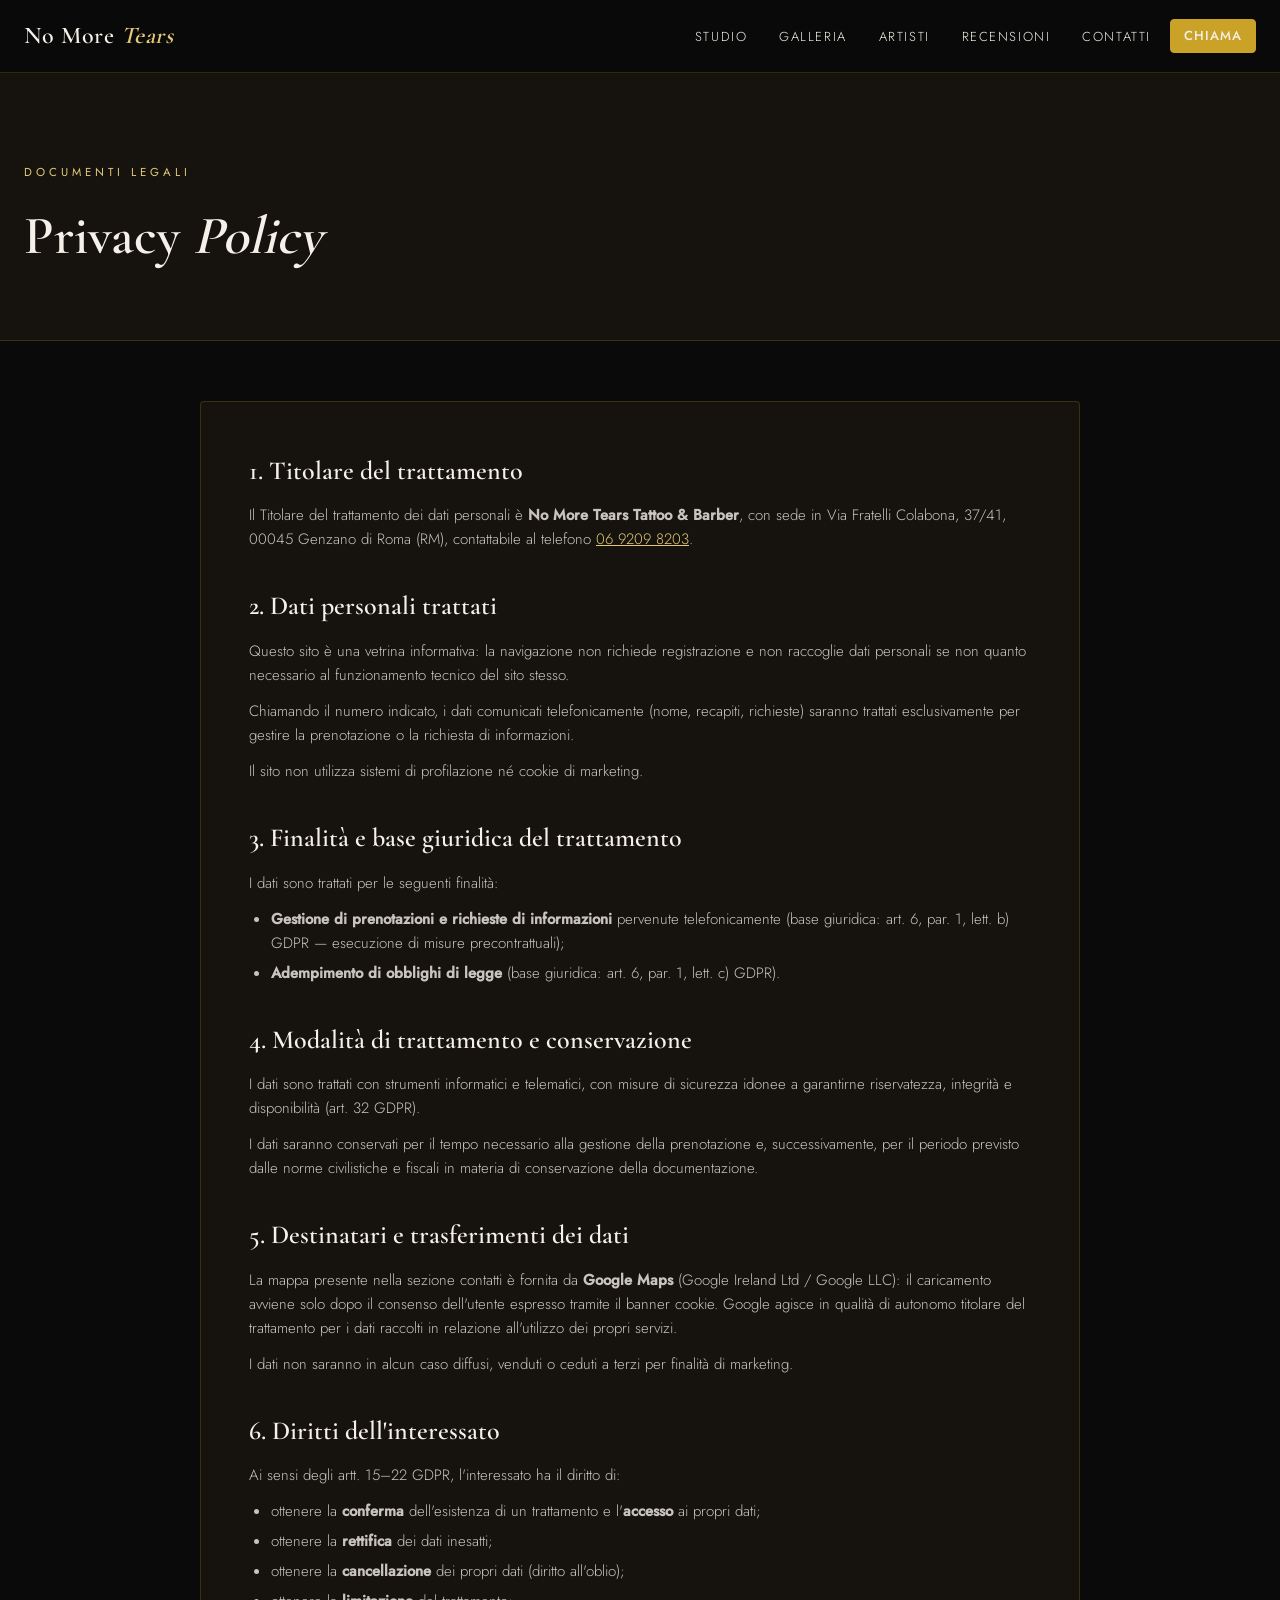
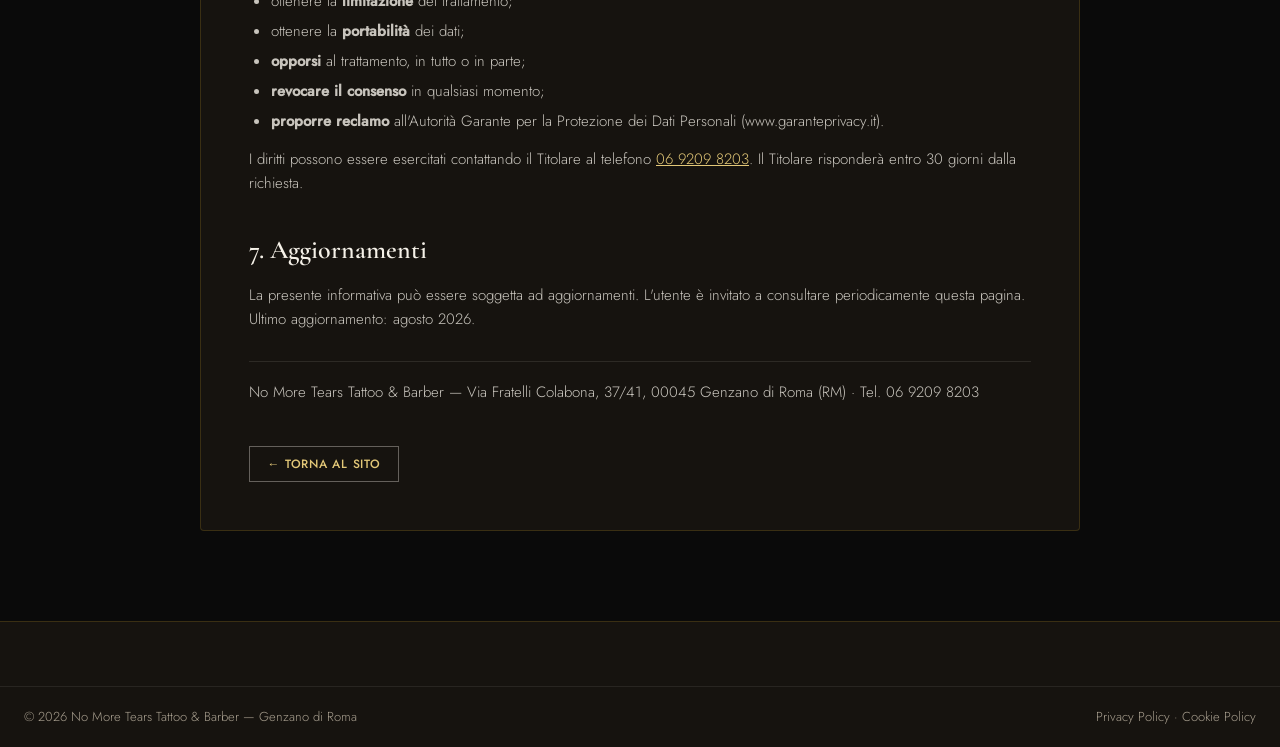
<file: privacy.html>
<!DOCTYPE html>
<html lang="it">
<head>
<meta charset="utf-8">
<meta name="viewport" content="width=device-width, initial-scale=1, viewport-fit=cover">
<title>Privacy Policy — No More Tears Tattoo &amp; Barber</title>
<meta name="description" content="Informativa privacy (art. 13 GDPR) del sito di No More Tears Tattoo & Barber, Genzano di Roma.">
<meta name="robots" content="index, follow">
<link rel="canonical" href="https://dawiddroz.github.io/no-more-tears-genzano/privacy.html">
<meta name="theme-color" content="#0A0A0A">
<link rel="icon" href="data:image/svg+xml,<svg xmlns='http://www.w3.org/2000/svg' viewBox='0 0 64 64'><rect width='64' height='64' rx='6' fill='%230A0A0A'/><text x='32' y='44' font-family='Georgia' font-style='italic' font-size='30' fill='%23C9A227' text-anchor='middle'>N</text></svg>">
<link rel="stylesheet" href="fonts/fonts.css">
<link rel="stylesheet" href="css/style.css">
</head>
<body>
<a class="skip-link" href="#main">Salta al contenuto</a>
<div class="progress-bar" aria-hidden="true"></div>

<nav class="nav" id="nav">
  <div class="container nav-inner">
    <a href="index.html" class="logo">No More <em>Tears</em></a>
    <ul class="nav-links">
      <li><a href="index.html#studio">Studio</a></li>
      <li><a href="index.html#galleria">Galleria</a></li>
      <li><a href="index.html#artisti">Artisti</a></li>
      <li><a href="index.html#recensioni">Recensioni</a></li>
      <li><a href="index.html#contatti">Contatti</a></li>
      <li><a href="tel:+390692098203" class="btn btn-gold btn-sm">Chiama</a></li>
    </ul>
  </div>
</nav>

<main id="main">
<section class="legal-hero">
  <div class="container">
    <p class="eyebrow">Documenti legali</p>
    <h1 class="wordmark">Privacy <em>Policy</em></h1>
  </div>
</section>

<section class="legal-body">
  <div class="legal-card">
    <h2>1. Titolare del trattamento</h2>
    <p>Il Titolare del trattamento dei dati personali è <strong>No More Tears Tattoo &amp; Barber</strong>, con sede in Via Fratelli Colabona, 37/41, 00045 Genzano di Roma (RM), contattabile al telefono <a href="tel:+390692098203">06 9209 8203</a>.</p>

    <h2>2. Dati personali trattati</h2>
    <p>Questo sito è una vetrina informativa: la navigazione non richiede registrazione e non raccoglie dati personali se non quanto necessario al funzionamento tecnico del sito stesso.</p>
    <p>Chiamando il numero indicato, i dati comunicati telefonicamente (nome, recapiti, richieste) saranno trattati esclusivamente per gestire la prenotazione o la richiesta di informazioni.</p>
    <p>Il sito non utilizza sistemi di profilazione né cookie di marketing.</p>

    <h2>3. Finalità e base giuridica del trattamento</h2>
    <p>I dati sono trattati per le seguenti finalità:</p>
    <ul>
      <li><strong>Gestione di prenotazioni e richieste di informazioni</strong> pervenute telefonicamente (base giuridica: art. 6, par. 1, lett. b) GDPR — esecuzione di misure precontrattuali);</li>
      <li><strong>Adempimento di obblighi di legge</strong> (base giuridica: art. 6, par. 1, lett. c) GDPR).</li>
    </ul>

    <h2>4. Modalità di trattamento e conservazione</h2>
    <p>I dati sono trattati con strumenti informatici e telematici, con misure di sicurezza idonee a garantirne riservatezza, integrità e disponibilità (art. 32 GDPR).</p>
    <p>I dati saranno conservati per il tempo necessario alla gestione della prenotazione e, successivamente, per il periodo previsto dalle norme civilistiche e fiscali in materia di conservazione della documentazione.</p>

    <h2>5. Destinatari e trasferimenti dei dati</h2>
    <p>La mappa presente nella sezione contatti è fornita da <strong>Google Maps</strong> (Google Ireland Ltd / Google LLC): il caricamento avviene solo dopo il consenso dell'utente espresso tramite il banner cookie. Google agisce in qualità di autonomo titolare del trattamento per i dati raccolti in relazione all'utilizzo dei propri servizi.</p>
    <p>I dati non saranno in alcun caso diffusi, venduti o ceduti a terzi per finalità di marketing.</p>

    <h2>6. Diritti dell'interessato</h2>
    <p>Ai sensi degli artt. 15–22 GDPR, l'interessato ha il diritto di:</p>
    <ul>
      <li>ottenere la <strong>conferma</strong> dell'esistenza di un trattamento e l'<strong>accesso</strong> ai propri dati;</li>
      <li>ottenere la <strong>rettifica</strong> dei dati inesatti;</li>
      <li>ottenere la <strong>cancellazione</strong> dei propri dati (diritto all'oblio);</li>
      <li>ottenere la <strong>limitazione</strong> del trattamento;</li>
      <li>ottenere la <strong>portabilità</strong> dei dati;</li>
      <li><strong>opporsi</strong> al trattamento, in tutto o in parte;</li>
      <li><strong>revocare il consenso</strong> in qualsiasi momento;</li>
      <li><strong>proporre reclamo</strong> all'Autorità Garante per la Protezione dei Dati Personali (www.garanteprivacy.it).</li>
    </ul>
    <p>I diritti possono essere esercitati contattando il Titolare al telefono <a href="tel:+390692098203">06 9209 8203</a>. Il Titolare risponderà entro 30 giorni dalla richiesta.</p>

    <h2>7. Aggiornamenti</h2>
    <p>La presente informativa può essere soggetta ad aggiornamenti. L'utente è invitato a consultare periodicamente questa pagina. Ultimo aggiornamento: agosto 2026.</p>

    <p class="legal-meta">No More Tears Tattoo &amp; Barber — Via Fratelli Colabona, 37/41, 00045 Genzano di Roma (RM) · Tel. 06 9209 8203</p>
    <a href="index.html" class="btn btn-outline btn-sm legal-back">← Torna al sito</a>
  </div>
</section>
</main>

<footer class="footer">
  <div class="footer-bottom">
    <div class="container">
      <span>© 2026 No More Tears Tattoo &amp; Barber — Genzano di Roma</span>
      <span class="footer-legal"><a href="privacy.html">Privacy Policy</a> · <a href="cookie.html">Cookie Policy</a></span>
    </div>
  </div>
</footer>

<script>
(function () {
  'use strict';
  var nav = document.getElementById('nav');
  if (nav) {
    var onScroll = function () { nav.classList.toggle('scrolled', window.scrollY > 10); };
    window.addEventListener('scroll', onScroll, { passive: true });
    onScroll();
  }
})();
</script>
</body>
</html>
</file>
<file: fonts/fonts.css>
/* latin */
@font-face {
  font-family: 'Cormorant Garamond';
  font-style: normal;
  font-weight: 500;
  font-display: swap;
  src: url(font-00.woff2) format('woff2');
  unicode-range: U+0000-00FF, U+0131, U+0152-0153, U+02BB-02BC, U+02C6, U+02DA, U+02DC, U+0304, U+0308, U+0329, U+2000-206F, U+20AC, U+2122, U+2191, U+2193, U+2212, U+2215, U+FEFF, U+FFFD;
}
/* latin */
@font-face {
  font-family: 'Cormorant Garamond';
  font-style: normal;
  font-weight: 600;
  font-display: swap;
  src: url(font-01.woff2) format('woff2');
  unicode-range: U+0000-00FF, U+0131, U+0152-0153, U+02BB-02BC, U+02C6, U+02DA, U+02DC, U+0304, U+0308, U+0329, U+2000-206F, U+20AC, U+2122, U+2191, U+2193, U+2212, U+2215, U+FEFF, U+FFFD;
}
/* latin */
@font-face {
  font-family: 'Cormorant Garamond';
  font-style: normal;
  font-weight: 700;
  font-display: swap;
  src: url(font-02.woff2) format('woff2');
  unicode-range: U+0000-00FF, U+0131, U+0152-0153, U+02BB-02BC, U+02C6, U+02DA, U+02DC, U+0304, U+0308, U+0329, U+2000-206F, U+20AC, U+2122, U+2191, U+2193, U+2212, U+2215, U+FEFF, U+FFFD;
}
/* latin */
@font-face {
  font-family: 'Jost';
  font-style: normal;
  font-weight: 300;
  font-display: swap;
  src: url(font-03.woff2) format('woff2');
  unicode-range: U+0000-00FF, U+0131, U+0152-0153, U+02BB-02BC, U+02C6, U+02DA, U+02DC, U+0304, U+0308, U+0329, U+2000-206F, U+20AC, U+2122, U+2191, U+2193, U+2212, U+2215, U+FEFF, U+FFFD;
}
/* latin */
@font-face {
  font-family: 'Jost';
  font-style: normal;
  font-weight: 400;
  font-display: swap;
  src: url(font-04.woff2) format('woff2');
  unicode-range: U+0000-00FF, U+0131, U+0152-0153, U+02BB-02BC, U+02C6, U+02DA, U+02DC, U+0304, U+0308, U+0329, U+2000-206F, U+20AC, U+2122, U+2191, U+2193, U+2212, U+2215, U+FEFF, U+FFFD;
}
/* latin */
@font-face {
  font-family: 'Jost';
  font-style: normal;
  font-weight: 500;
  font-display: swap;
  src: url(font-05.woff2) format('woff2');
  unicode-range: U+0000-00FF, U+0131, U+0152-0153, U+02BB-02BC, U+02C6, U+02DA, U+02DC, U+0304, U+0308, U+0329, U+2000-206F, U+20AC, U+2122, U+2191, U+2193, U+2212, U+2215, U+FEFF, U+FFFD;
}
</file>
<file: css/style.css>
/* No More Tears Tattoo & Barber — pattern Lusso editoriale (Sin Miedo, ago 2026) + VIVO */
:root {
  --ink: #0A0A0A;
  --marble: #16130F;
  --gold: #C9A227;
  --gold-soft: #E3C878;
  --ivory: #F5F1E8;
  --muted: #A89F8F;
  --font-display: 'Cormorant Garamond', Georgia, serif;
  --font-body: 'Jost', sans-serif;
}
* { margin: 0; padding: 0; box-sizing: border-box; }
html { scroll-behavior: smooth; }
body {
  background: var(--ink); color: var(--ivory);
  font-family: var(--font-body); font-weight: 300;
  -webkit-font-smoothing: antialiased; text-rendering: optimizeLegibility;
  overflow-x: hidden; line-height: 1.6;
}
img { max-width: 100%; display: block; }
a { color: var(--gold-soft); }
::selection { background: var(--gold); color: var(--ink); }
a:focus-visible, button:focus-visible, input:focus-visible, textarea:focus-visible {
  outline: 2px solid var(--gold); outline-offset: 3px;
}
.container { max-width: 1280px; margin: 0 auto; padding: 0 24px; }
.skip-link { position: absolute; left: -999px; top: 0; background: var(--gold); color: var(--ink); padding: 10px 16px; z-index: 999; text-decoration: none; font-weight: 500; }
.skip-link:focus { left: 0; }
.img-placeholder { background: linear-gradient(135deg, var(--marble), #22201a); min-height: 120px; }

/* Progress bar */
.progress-bar { position: fixed; top: 0; left: 0; height: 3px; width: 0; background: linear-gradient(90deg, var(--gold), var(--gold-soft)); z-index: 1001; pointer-events: none; animation: progressScroll linear both; animation-timeline: scroll(); }
@keyframes progressScroll { to { width: 100%; } }
@supports not (animation-timeline: scroll()) { .progress-bar { display: none; } }

/* Topbar status */
.topbar { background: var(--marble); border-bottom: 1px solid rgba(201,162,39,0.2); font-size: 13px; }
.topbar-inner { display: flex; justify-content: space-between; align-items: center; gap: 16px; padding: 8px 0; flex-wrap: wrap; }
.topbar-item { color: var(--muted); text-decoration: none; display: inline-flex; align-items: center; gap: 7px; transition: color 0.3s; }
.topbar-item:hover { color: var(--gold-soft); }
.status-pill { display: inline-flex; align-items: center; gap: 8px; background: rgba(201,162,39,0.1); border: 1px solid rgba(201,162,39,0.35); color: var(--gold-soft); font-size: 12.5px; font-weight: 400; letter-spacing: 0.04em; padding: 5px 13px; border-radius: 999px; }
.status-pill.is-open { background: rgba(46,204,113,0.12); border-color: rgba(46,204,113,0.4); color: #7ee2a8; }
.status-dot { width: 8px; height: 8px; border-radius: 50%; background: var(--gold); flex-shrink: 0; animation: dotPulse 2s ease-in-out infinite; }
.status-pill.is-open .status-dot { background: #2ecc71; box-shadow: 0 0 0 3px rgba(46,204,113,0.2); }
@keyframes dotPulse { 0%,100% { transform: scale(1); } 50% { transform: scale(1.35); } }

/* Nav glass */
.nav { position: sticky; top: 0; z-index: 100; background: rgba(10,10,10,0.78); -webkit-backdrop-filter: blur(12px); backdrop-filter: blur(12px); border-bottom: 1px solid rgba(201,162,39,0.2); }
.nav-inner { display: flex; justify-content: space-between; align-items: center; height: 72px; gap: 20px; }
.logo { text-decoration: none; font-family: var(--font-display); font-weight: 600; font-size: 24px; letter-spacing: 0.02em; color: var(--ivory); line-height: 1; }
.logo em { font-style: italic; color: var(--gold-soft); }
.nav-links { display: flex; align-items: center; gap: 6px; list-style: none; }
.nav-links a { text-decoration: none; color: var(--ivory); font-size: 13px; letter-spacing: 0.12em; text-transform: uppercase; padding: 8px 13px; border-radius: 4px; transition: color 0.3s, background 0.3s; }
.nav-links a:hover { color: var(--gold-soft); }
.nav-links .btn { letter-spacing: 0.08em; }
.nav-toggle { display: none; background: none; border: 0; cursor: pointer; padding: 10px; flex-direction: column; gap: 5px; }
.nav-toggle span { width: 24px; height: 2px; background: var(--ivory); border-radius: 2px; transition: transform 0.25s, opacity 0.25s; }

/* Buttons (pattern Sin Miedo: inversione hover) */
.btn { display: inline-flex; align-items: center; justify-content: center; gap: 0.5rem; font-family: var(--font-body); font-weight: 500; letter-spacing: 0.06em; text-transform: uppercase; text-decoration: none; padding: 0.95rem 1.75rem; border: 1px solid transparent; cursor: pointer; transition: background 0.3s ease, color 0.3s ease, border-color 0.3s ease; line-height: 1.2; font-size: 14px; }
.btn-gold { background: var(--gold); color: var(--ink); border-color: var(--gold); }
.btn-gold:hover { background: transparent; color: var(--gold-soft); }
.btn-outline { background: transparent; color: var(--ivory); border-color: rgba(245,241,232,0.35); }
.btn-outline:hover { border-color: var(--gold); color: var(--gold-soft); }
.btn-sm { padding: 0.6rem 1.1rem; font-size: 12px; }

/* Hero */
.hero { position: relative; min-height: 100svh; display: flex; align-items: center; overflow: hidden; }
.hero-bg { position: absolute; inset: 0; background-size: cover; background-position: center; animation: heroZoom 24s ease-in-out infinite alternate; }
@keyframes heroZoom { from { transform: scale(1); } to { transform: scale(1.08); } }
.hero-overlay { position: absolute; inset: 0; background: linear-gradient(to bottom, rgba(10,10,10,0.85) 0%, rgba(10,10,10,0.7) 45%, var(--ink) 100%); }
.hero-grid-overlay { position: absolute; inset: 0; pointer-events: none; opacity: 0.07; z-index: 1; background-image: linear-gradient(rgba(245,241,232,0.5) 1px, transparent 1px), linear-gradient(90deg, rgba(245,241,232,0.5) 1px, transparent 1px); background-size: 46px 46px; animation: gridDrift 26s linear infinite; }
@keyframes gridDrift { from { background-position: 0 0; } to { background-position: 46px 46px; } }
.hero-inner { position: relative; z-index: 2; padding: 120px 0 100px; max-width: 900px; }
.eyebrow { font-family: var(--font-body); letter-spacing: 0.35em; text-transform: uppercase; font-size: 0.72rem; font-weight: 400; color: var(--gold-soft); }
.hero .eyebrow { display: inline-block; opacity: 0; animation: heroFadeDown 0.8s 0.1s cubic-bezier(0.22,1,0.36,1) forwards; }
.wordmark { font-family: var(--font-display); font-weight: 600; }
.hero h1 { font-size: clamp(44px, 7.5vw, 92px); line-height: 1.02; margin: 22px 0 26px; }
.hero h1 .word { display: inline-block; overflow: hidden; vertical-align: bottom; margin-right: 0.22em; }
.hero h1 .word span { display: inline-block; opacity: 0; transform: translateY(110%); animation: heroWordUp 0.85s cubic-bezier(0.22,1,0.36,1) forwards; }
.hero h1 em { font-style: italic; color: var(--gold-soft); }
@keyframes heroWordUp { from { opacity: 0; transform: translateY(110%); } to { opacity: 1; transform: translateY(0); } }
@keyframes heroFadeDown { from { opacity: 0; transform: translateY(-18px); } to { opacity: 1; transform: translateY(0); } }
@keyframes heroFadeUp { from { opacity: 0; transform: translateY(26px); } to { opacity: 1; transform: translateY(0); } }
.hero-sub { font-size: clamp(16px, 1.5vw, 19px); color: var(--ivory); opacity: 0.85; max-width: 620px; margin-bottom: 30px; font-weight: 300; opacity: 0; animation: heroFadeUp 0.9s 0.85s cubic-bezier(0.22,1,0.36,1) forwards; }
.hero-status { display: inline-flex; align-items: center; gap: 10px; margin: -12px 0 28px; font-size: 15px; color: var(--ivory); opacity: 0.75; font-weight: 300; opacity: 0; animation: heroFadeUp 0.9s 0.95s cubic-bezier(0.22,1,0.36,1) forwards; }
.hero-status.is-open { color: #7ee2a8; }
.hero-cta { display: flex; gap: 14px; flex-wrap: wrap; margin-bottom: 52px; opacity: 0; animation: heroFadeUp 0.9s 1.05s cubic-bezier(0.22,1,0.36,1) forwards; }
.hero-stats { display: flex; gap: 48px; flex-wrap: wrap; border-top: 1px solid rgba(245,241,232,0.15); padding-top: 26px; opacity: 0; animation: heroFadeUp 0.9s 1.2s cubic-bezier(0.22,1,0.36,1) forwards; }
.hero-stats .stat { opacity: 0; animation: heroFadeUp 0.8s cubic-bezier(0.22,1,0.36,1) forwards; }
.stat-num { display: block; font-family: var(--font-display); font-weight: 600; font-size: 44px; color: var(--gold-soft); line-height: 1; }
.stat-label { font-size: 13px; color: var(--muted); text-transform: uppercase; letter-spacing: 0.08em; }
.hero-scroll { position: absolute; bottom: 26px; left: 50%; transform: translateX(-50%); z-index: 3; width: 26px; height: 42px; border: 2px solid rgba(245,241,232,0.35); border-radius: 14px; display: flex; justify-content: center; padding-top: 8px; opacity: 0; animation: heroFadeUp 0.8s 1.7s cubic-bezier(0.22,1,0.36,1) forwards; }
.hero-scroll-wheel { width: 4px; height: 8px; border-radius: 2px; background: var(--gold); animation: wheelDrop 1.7s ease-in-out infinite; }
@keyframes wheelDrop { 0% { transform: translateY(0); opacity: 1; } 70% { transform: translateY(13px); opacity: 0; } 100% { transform: translateY(0); opacity: 0; } }

/* Ticker */
.ticker { background: var(--marble); border-top: 1px solid rgba(201,162,39,0.15); border-bottom: 1px solid rgba(201,162,39,0.15); overflow: hidden; padding: 15px 0; }
.ticker-track { display: flex; width: max-content; animation: tickerScroll 36s linear infinite; }
.ticker:hover .ticker-track { animation-play-state: paused; }
.ticker-group { display: flex; align-items: center; gap: 32px; padding-right: 32px; white-space: nowrap; }
.ticker-group span { font-family: var(--font-display); font-weight: 600; font-size: 17px; letter-spacing: 0.14em; color: var(--muted); text-transform: uppercase; }
.ticker-group i { font-style: normal; color: var(--gold); font-size: 8px; }
@keyframes tickerScroll { from { transform: translateX(0); } to { transform: translateX(-50%); } }

/* Sections */
.section { padding: 96px 0; }
.section-alt { background: var(--marble); }
.hairline { height: 1px; width: 100%; background: linear-gradient(90deg, transparent, rgba(201,162,39,0.7), transparent); margin: 18px 0 34px; }
.section-head { margin-bottom: 48px; }
.section-head h2 { font-family: var(--font-display); font-weight: 600; font-size: clamp(36px, 4.4vw, 52px); line-height: 1.08; margin-top: 10px; }
.section-head h2 em { font-style: italic; color: var(--gold-soft); }
.section-head p { margin-top: 16px; font-size: 17px; color: var(--muted); max-width: 620px; font-weight: 300; }
.head-row { display: flex; flex-wrap: wrap; align-items: flex-end; justify-content: space-between; gap: 20px; }

/* Studio split */
.split { display: grid; grid-template-columns: 1.05fr 0.95fr; gap: 60px; align-items: center; }
.split-text p { margin-bottom: 18px; color: rgba(245,241,232,0.85); font-size: 17px; font-weight: 300; }
.split-text strong { color: var(--ivory); font-weight: 400; }
.split-media { position: relative; }
.split-media figure { aspect-ratio: 4/3; overflow: hidden; border-radius: 4px; border: 1px solid rgba(201,162,39,0.2); background: var(--marble); }
.split-media img { width: 100%; height: 100%; object-fit: cover; }

/* Gallery snap -> grid (ZERO JS) */
.gallery-scroll { display: grid; grid-auto-flow: column; grid-auto-columns: 78%; grid-auto-rows: minmax(0, 1fr); gap: 1rem; overflow-x: auto; scroll-snap-type: x mandatory; -webkit-overflow-scrolling: touch; scrollbar-width: thin; scrollbar-color: var(--gold) transparent; padding-bottom: 0.5rem; }
.gallery-scroll figure { scroll-snap-align: start; margin: 0; }
.gallery-scroll img { width: 100%; height: 100%; object-fit: cover; aspect-ratio: 4/5; display: block; background: var(--marble); border-radius: 4px; border: 1px solid rgba(201,162,39,0.2); }
.swipe-hint { display: inline-flex; align-items: center; gap: 0.5rem; color: var(--muted); font-size: 0.78rem; letter-spacing: 0.08em; margin-bottom: 14px; }
.swipe-hint svg { color: var(--gold); flex-shrink: 0; }
@media (min-width: 768px) {
  .gallery-scroll { display: grid; grid-auto-flow: row; grid-template-columns: repeat(3, 1fr); overflow: visible; scroll-snap-type: none; gap: 1.5rem; padding-bottom: 0; }
  .swipe-hint { display: none; }
}
@media (min-width: 1280px) { .gallery-scroll--4col { grid-template-columns: repeat(4, 1fr); } }

/* Artisti — placeholder tipografico */
.artists-grid { display: grid; grid-template-columns: repeat(2, 1fr); gap: 32px; }
.artist-card { border: 1px solid rgba(201,162,39,0.2); border-radius: 4px; background: rgba(22,19,15,0.5); overflow: hidden; }
.artist-photo { aspect-ratio: 4/5; background: var(--ink); display: flex; align-items: center; justify-content: center; border-bottom: 1px solid rgba(201,162,39,0.15); }
.artist-initial { font-family: var(--font-display); font-style: italic; font-size: 6.5rem; line-height: 1; color: var(--gold); }
.artist-body { padding: 26px 28px 30px; }
.artist-body h3 { font-family: var(--font-display); font-weight: 600; font-size: 30px; margin-bottom: 8px; }
.artist-body h3 em { font-style: italic; color: var(--gold-soft); }
.artist-role { font-size: 12px; letter-spacing: 0.22em; text-transform: uppercase; color: var(--gold-soft); margin-bottom: 12px; }
.artist-body p { color: rgba(245,241,232,0.75); font-size: 15.5px; font-weight: 300; }

/* Recensioni — carousel autoplay */
.review-summary { display: grid; grid-template-columns: 260px 1fr; gap: 40px; align-items: start; }
.review-score { background: var(--marble); border: 1px solid rgba(201,162,39,0.25); border-radius: 4px; padding: 34px 26px; text-align: center; }
.review-big { display: block; font-family: var(--font-display); font-weight: 600; font-size: 62px; line-height: 1; color: var(--gold-soft); }
.review-stars { display: block; color: var(--gold); font-size: 19px; letter-spacing: 3px; margin: 10px 0 8px; }
.review-count { font-size: 13.5px; color: var(--muted); }
.review-carousel { overflow: hidden; border-radius: 4px; }
.review-track { display: flex; transition: transform 0.6s cubic-bezier(0.22,1,0.36,1); }
.review-track .review-card { flex: 0 0 100%; min-width: 0; margin-right: 24px; }
.review-card { background: var(--marble); border: 1px solid rgba(201,162,39,0.2); border-radius: 4px; padding: 30px; }
.review-card blockquote { font-family: var(--font-display); font-size: 21px; font-style: italic; color: var(--ivory); line-height: 1.4; margin: 14px 0; }
.review-card figcaption { font-size: 13px; color: var(--muted); letter-spacing: 0.06em; }
.review-dots { display: flex; gap: 8px; justify-content: center; margin-top: 18px; }
.review-dot { width: 9px; height: 9px; border-radius: 50%; border: 0; cursor: pointer; padding: 0; background: #3a362d; transition: all 0.25s; }
.review-dot.active { background: var(--gold); transform: scale(1.25); }

/* Contatti */
.contact-grid { display: grid; grid-template-columns: 1fr 1fr; gap: 48px; align-items: start; }
.contact-card { border: 1px solid rgba(201,162,39,0.2); border-radius: 4px; background: rgba(22,19,15,0.5); padding: 34px; }
.contact-item { display: flex; align-items: flex-start; gap: 16px; padding: 16px 0; border-bottom: 1px solid rgba(245,241,232,0.07); }
.contact-item:last-of-type { border-bottom: 0; }
.contact-item svg { color: var(--gold); flex-shrink: 0; margin-top: 2px; }
.contact-item .label { font-size: 11px; text-transform: uppercase; letter-spacing: 0.22em; color: var(--muted); margin-bottom: 3px; }
.contact-item .value { font-size: 16px; color: var(--ivory); font-weight: 300; }
.contact-item a.value { text-decoration: none; }
.contact-item a.value:hover { color: var(--gold-soft); }
.hours-card { border: 1px solid rgba(201,162,39,0.2); border-radius: 4px; background: rgba(22,19,15,0.5); padding: 28px 32px; margin-top: 20px; }
.hours-card h4 { font-family: var(--font-display); font-weight: 600; font-size: 22px; margin-bottom: 14px; }
.hours-table { width: 100%; border-collapse: collapse; font-size: 14.5px; }
.hours-table td { padding: 7px 4px; border-bottom: 1px dashed rgba(245,241,232,0.1); color: rgba(245,241,232,0.8); }
.hours-table td:last-child { text-align: right; }
.hours-table tr:last-child td { border-bottom: 0; }
.hours-table tr.is-today td { color: var(--gold-soft); font-weight: 500; background: rgba(201,162,39,0.08); }
.hours-note { font-size: 12.5px; color: var(--muted); margin-top: 12px; }
.map-wrap { border-radius: 4px; overflow: hidden; border: 1px solid rgba(201,162,39,0.2); background: var(--marble); min-height: 240px; margin-top: 20px; }
.map-wrap iframe { display: block; width: 100%; height: 280px; border: 0; }

/* Footer */
.footer { background: var(--marble); border-top: 1px solid rgba(201,162,39,0.2); padding: 64px 0 0; }
.footer-grid { display: grid; grid-template-columns: 1.4fr 1fr 1fr; gap: 40px; padding-bottom: 48px; }
.footer-brand .logo { font-size: 28px; }
.footer-brand p { color: var(--muted); font-size: 14.5px; margin-top: 14px; max-width: 320px; font-weight: 300; }
.footer-col h4 { font-size: 12px; letter-spacing: 0.24em; text-transform: uppercase; color: var(--gold-soft); margin-bottom: 16px; font-weight: 400; }
.footer-col ul { list-style: none; display: grid; gap: 9px; }
.footer-col a, .footer-col li { color: var(--muted); text-decoration: none; font-size: 14.5px; font-weight: 300; transition: color 0.3s; }
.footer-col a:hover { color: var(--gold-soft); }
.footer-bottom { border-top: 1px solid rgba(245,241,232,0.08); padding: 20px 0; }
.footer-bottom .container { display: flex; justify-content: space-between; gap: 14px; flex-wrap: wrap; font-size: 13px; color: var(--muted); }
.footer-legal a { color: var(--muted); text-decoration: none; }
.footer-legal a:hover { color: var(--gold-soft); }

/* Cookie banner */
.cookie-banner { position: fixed; left: 0; right: 0; bottom: 0; z-index: 300; display: none; justify-content: center; background: rgba(16,13,8,0.97); color: rgba(245,241,232,0.85); padding: 18px 24px; backdrop-filter: blur(6px); box-shadow: 0 -8px 30px rgba(0,0,0,0.4); }
.cookie-banner-inner { max-width: 1100px; width: 100%; display: flex; justify-content: space-between; align-items: center; gap: 24px; flex-wrap: wrap; }
.cookie-banner p { font-size: 13.5px; max-width: 720px; font-weight: 300; }
.cookie-banner a { color: var(--gold-soft); }
.cookie-btns { display: flex; gap: 10px; }

/* Mobile sticky CTA */
.mobile-cta { position: fixed; left: 0; right: 0; bottom: 0; z-index: 200; display: none; grid-template-columns: 1fr 1fr; gap: 1px; background: var(--marble); padding-bottom: calc(env(safe-area-inset-bottom, 0px)); transform: translateY(100%); transition: transform 0.35s cubic-bezier(0.22,1,0.36,1); }
.mobile-cta.visible { transform: translateY(0); }
.mobile-cta-btn { padding: 15px; text-align: center; color: var(--ink); background: var(--gold); text-decoration: none; font-weight: 500; font-size: 13px; text-transform: uppercase; letter-spacing: 0.08em; }
.mobile-cta-btn.mobile-cta-btn-alt { background: transparent; color: var(--ivory); border: 1px solid rgba(245,241,232,0.25); }

/* Reveal GSAP */
.reveal { opacity: 0; }

/* Legal pages */
.legal-hero { background: var(--marble); border-bottom: 1px solid rgba(201,162,39,0.2); padding: 90px 0 60px; }
.legal-hero h1 { font-family: var(--font-display); font-weight: 600; font-size: clamp(36px, 4.4vw, 54px); margin-top: 12px; }
.legal-body { padding: 60px 0 90px; }
.legal-card { background: var(--marble); border: 1px solid rgba(201,162,39,0.2); border-radius: 4px; padding: 48px; max-width: 880px; margin: 0 auto; }
.legal-card h2 { font-family: var(--font-display); font-weight: 600; font-size: 26px; margin: 34px 0 12px; color: var(--ivory); }
.legal-card h2:first-child { margin-top: 0; }
.legal-card h3 { font-size: 16px; color: var(--gold-soft); margin: 20px 0 8px; font-weight: 400; }
.legal-card p { font-size: 15px; color: rgba(245,241,232,0.8); margin-bottom: 12px; font-weight: 300; }
.legal-card ul, .legal-card ol { margin: 0 0 14px 22px; font-size: 15px; color: rgba(245,241,232,0.8); font-weight: 300; }
.legal-card li { margin-bottom: 6px; }
.legal-card a { color: var(--gold-soft); }
.legal-meta { font-size: 13px; color: var(--muted); margin-top: 30px; padding-top: 18px; border-top: 1px solid rgba(245,241,232,0.1); }
.legal-back { display: inline-block; margin-top: 30px; }

/* Responsive */
@media (max-width: 1024px) {
  .split { grid-template-columns: 1fr; gap: 40px; }
  .contact-grid { grid-template-columns: 1fr; }
  .review-summary { grid-template-columns: 1fr; }
}
@media (max-width: 768px) {
  .nav-toggle { display: flex; }
  .nav-links { position: absolute; top: 72px; left: 0; right: 0; background: rgba(10,10,10,0.97); flex-direction: column; align-items: stretch; padding: 14px 24px 22px; gap: 4px; border-bottom: 1px solid rgba(201,162,39,0.2); display: none; }
  .nav-links.open { display: flex; }
  .nav-links .btn { justify-content: center; margin-top: 10px; }
  .artists-grid { grid-template-columns: 1fr; }
  .footer-grid { grid-template-columns: 1fr; gap: 30px; }
  .mobile-cta { display: grid; }
  .section { padding: 68px 0; }
  .cookie-banner-inner { justify-content: center; text-align: center; }
  .cookie-btns { justify-content: center; width: 100%; }
  .hero-stats { gap: 30px; }
}
</file>
